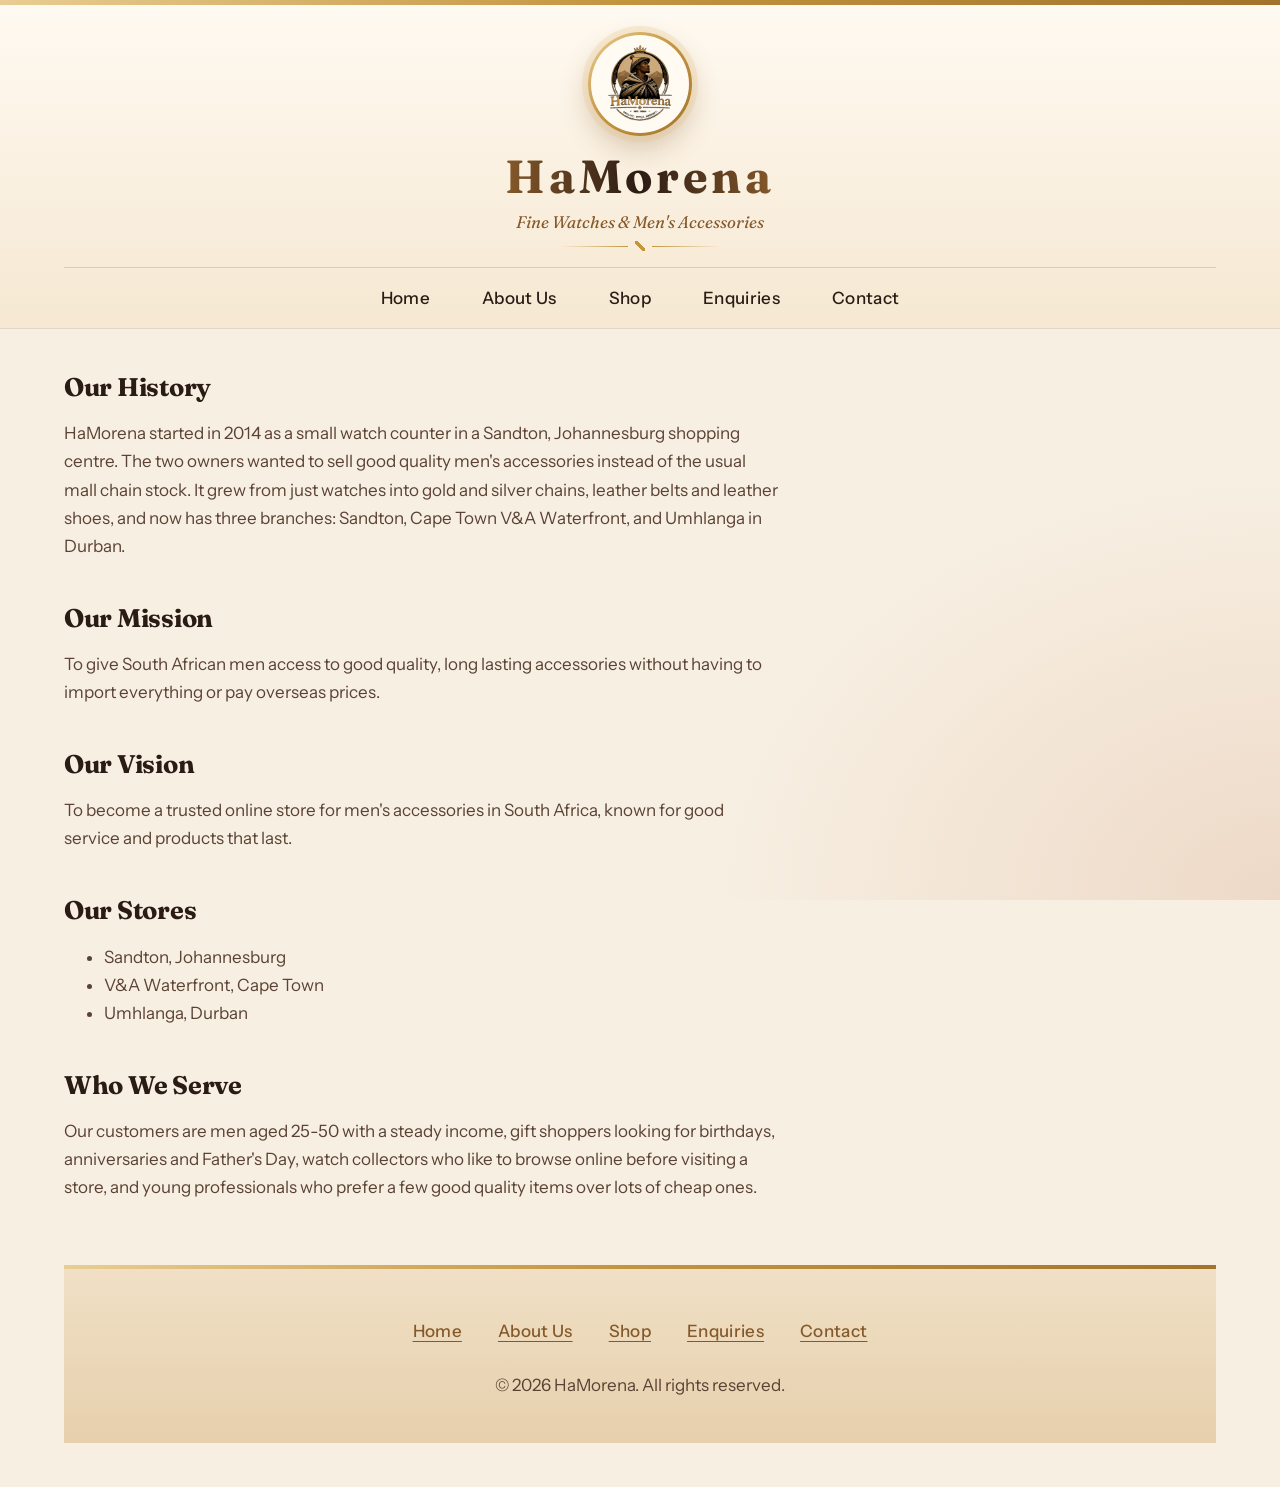
<file: hamorena-website/about.html>
<!DOCTYPE html>
<html lang="en">
<head>
    <meta charset="UTF-8">
    <meta name="viewport" content="width=device-width, initial-scale=1.0">
    <title>HaMorena | About Us</title>
    <link rel="stylesheet" href="css_assets/mystyle.css">
    <meta name="description" content="Learn about HaMorena's history, mission, vision and store locations.">
    <meta name="keywords" content="HaMorena, About Us, History, Mission, Vision, Store Locations">
    <script src="js_assets/myjavascript.js"></script>
   
</head>
<body>

    <!-- ===== Site Header ===== -->
    <header>
        <img src="_images/hamorena_logo.png" alt="HaMorena">
        <div class="logo">
            <h1>HaMorena</h1>
            <p>Fine Watches &amp; Men's Accessories</p>
        </div>

        <!-- ===== Main Navigation ===== -->
        <nav>
            <ul>
                <li><a href="index.html">Home</a></li>
                <li><a href="about.html">About Us</a></li>
                <li><a href="services.html">Shop</a></li>
                <li><a href="inquiries.html">Enquiries</a></li>
                <li><a href="contact.html">Contact</a></li>
            </ul>
        </nav>
    </header>

    <!-- ===== Main Content ===== -->
    <main>

        <!-- Organisation History Section -->
        <section id="history">
            <h2>Our History</h2>
            <p>
                HaMorena started in 2014 as a small watch counter in a Sandton, Johannesburg
                shopping centre. The two owners wanted to sell good quality men's accessories
                instead of the usual mall chain stock. It grew from just watches into gold and
                silver chains, leather belts and leather shoes, and now has three branches:
                Sandton, Cape Town V&amp;A Waterfront, and Umhlanga in Durban.
            </p>
        </section>

        <!-- Mission Section -->
        <section id="mission">
            <h2>Our Mission</h2>
            <p>
                To give South African men access to good quality, long lasting accessories
                without having to import everything or pay overseas prices.
            </p>
        </section>

        <!-- Vision Section -->
        <section id="vision">
            <h2>Our Vision</h2>
            <p>
                To become a trusted online store for men's accessories in South Africa, known
                for good service and products that last.
            </p>
        </section>

        <!-- Store Locations Section -->
        <section id="locations-summary">
            <h2>Our Stores</h2>
            <ul>
                <li>Sandton, Johannesburg</li>
                <li>V&amp;A Waterfront, Cape Town</li>
                <li>Umhlanga, Durban</li>
            </ul>
        </section>

        <!-- Target Audience Section -->
        <section id="audience">
            <h2>Who We Serve</h2>
            <p>
                Our customers are men aged 25-50 with a steady income, gift shoppers looking
                for birthdays, anniversaries and Father's Day, watch collectors who like to
                browse online before visiting a store, and young professionals who prefer a
                few good quality items over lots of cheap ones.
            </p>
        </section>

            <footer>
                <nav>
                    <ul>
                        <li><a href="index.html">Home</a></li>
                        <li><a href="about.html">About Us</a></li>
                        <li><a href="services.html">Shop</a></li>
                        <li><a href="inquiries.html">Enquiries</a></li>
                        <li><a href="contact.html">Contact</a></li>
                    </ul>
                </nav>
                <script>
                    var currentYear = new Date().getFullYear();
                    document.write("&copy; " + currentYear + " HaMorena. All rights reserved.");
                </script>
            </footer>

    </main>

</body>
</html>
</file>
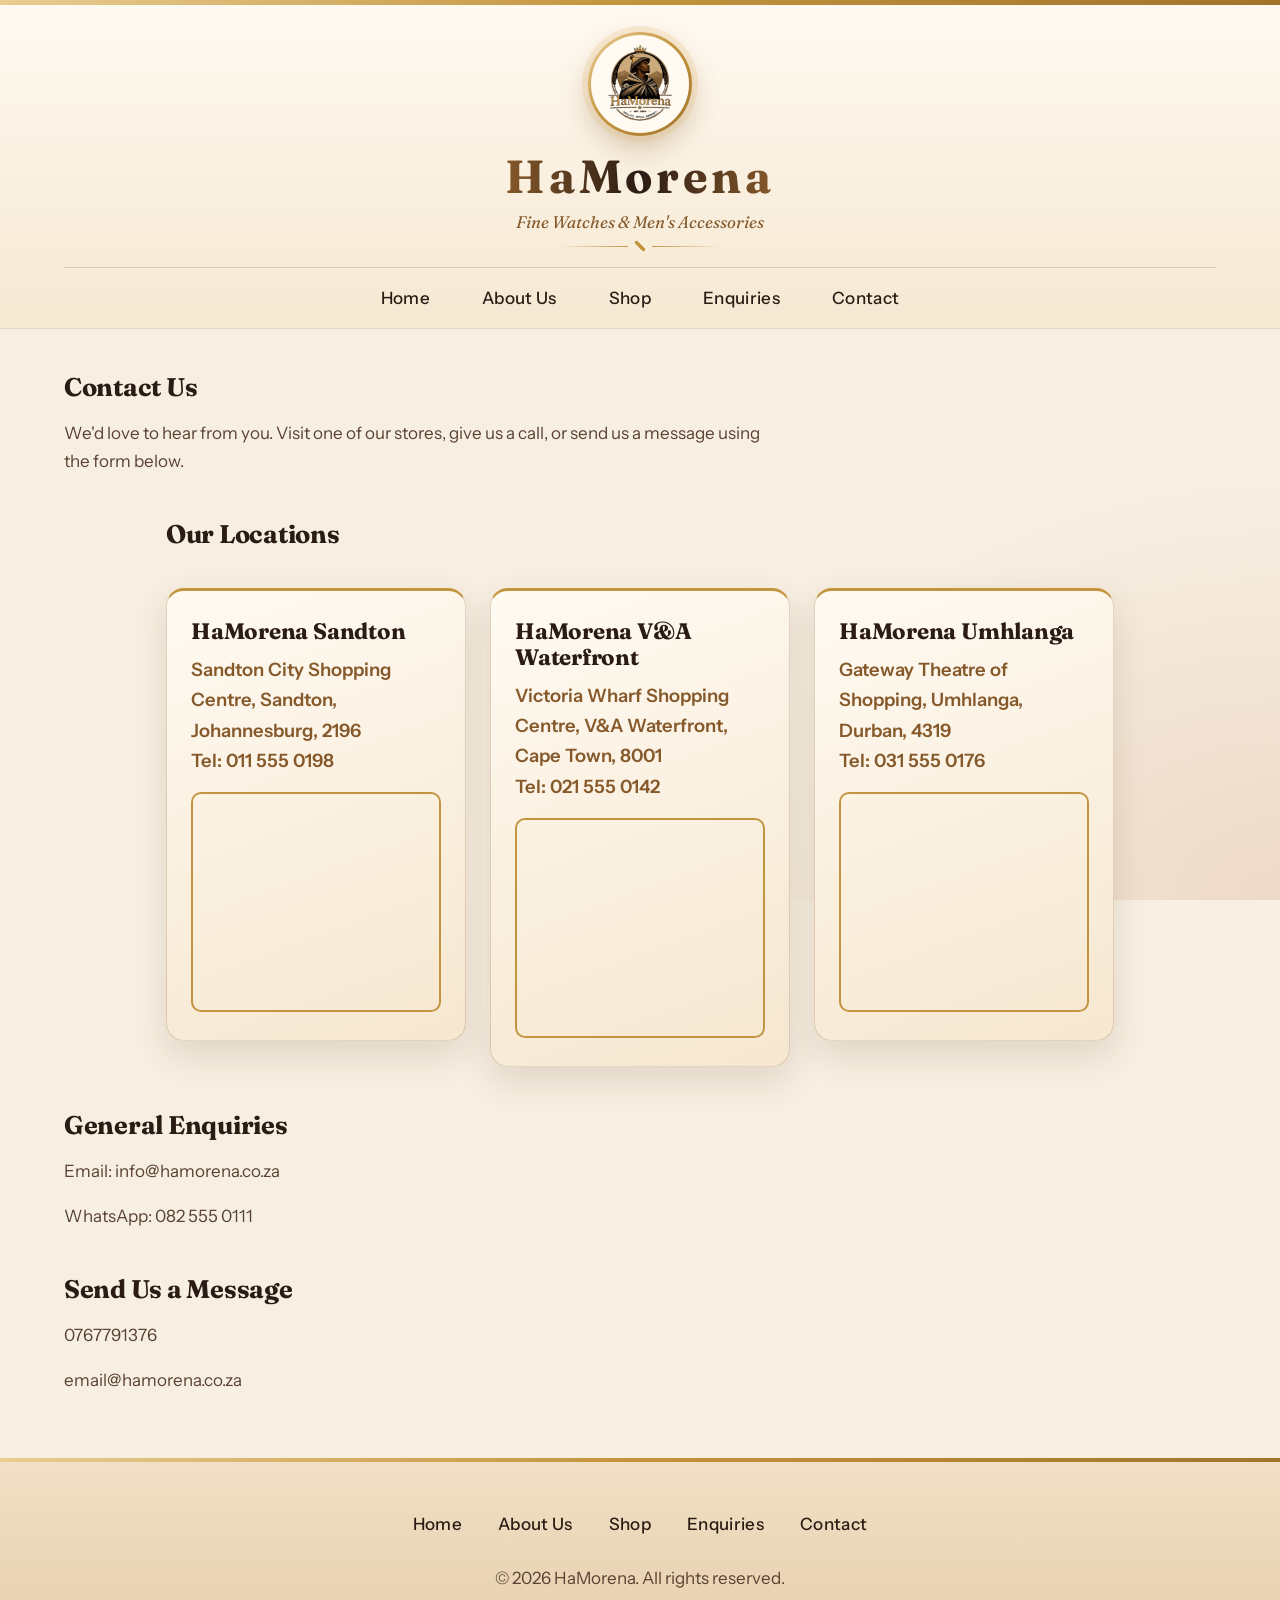
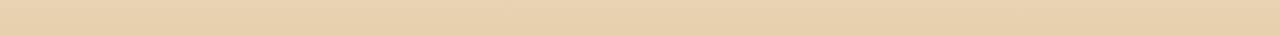
<file: hamorena-website/contact.html>
<!DOCTYPE html>
<html lang="en">
<head>
    <meta charset="UTF-8">
    <meta name="viewport" content="width=device-width, initial-scale=1.0">
    <title>HaMorena | Contact Us</title>
    <link rel="stylesheet" href="css_assets/mystyle.css">
    <script src="js_assets/myjavascript.js"></script>
    <meta name="keywords" content="HaMorena, Contact Us, Store Locations, Email, Phone, WhatsApp">
    <meta name="description" content="Get in touch with HaMorena. Find our store locations, contact details and send us a message.">
</head>
<body>

    <header>
        <img src="_images/hamorena_logo.png" alt="HaMorena">
        <div class="logo">
            <h1>HaMorena</h1>
            <p>Fine Watches &amp; Men's Accessories</p>
        </div>

        <nav>
            <ul>
                <li><a href="index.html">Home</a></li>
                <li><a href="about.html">About Us</a></li>
                <li><a href="services.html">Shop</a></li>
                <li><a href="inquiries.html">Enquiries</a></li>
                <li><a href="contact.html">Contact</a></li>
            </ul>
        </nav>
    </header>

    <main>

        <section id="contact-intro">
            <h2>Contact Us</h2>
            <p>
                We'd love to hear from you. Visit one of our stores, give us a call, or send
                us a message using the form below.
            </p>
        </section>

        <section id="locations">
            <h2>Our Locations</h2>

            <article class="location">
                <h3>HaMorena Sandton</h3>
                <p>Sandton City Shopping Centre, Sandton, Johannesburg, 2196</p>
                <p>Tel: 011 555 0198</p>
                <iframe
                    src="https://www.google.com/maps?q=Sandton+City+Shopping+Centre,+Sandton,+Johannesburg&amp;output=embed"
                    title="Map of HaMorena Sandton"
                    loading="lazy"
                    allowfullscreen
                    style="display:block; width:100%; height:220px; margin-top:16px; border:2px solid #c4953f; border-radius:10px;">
                </iframe>
            </article>

            <article class="location">
                <h3>HaMorena V&amp;A Waterfront</h3>
                <p>Victoria Wharf Shopping Centre, V&amp;A Waterfront, Cape Town, 8001</p>
                <p>Tel: 021 555 0142</p>
                <iframe
                    src="https://www.google.com/maps?q=Victoria+Wharf+Shopping+Centre,+V%26A+Waterfront,+Cape+Town&amp;output=embed"
                    title="Map of HaMorena V&amp;A Waterfront"
                    loading="lazy"
                    allowfullscreen
                    style="display:block; width:100%; height:220px; margin-top:16px; border:2px solid #c4953f; border-radius:10px;">
                </iframe>
            </article>

            <article class="location">
                <h3>HaMorena Umhlanga</h3>
                <p>Gateway Theatre of Shopping, Umhlanga, Durban, 4319</p>
                <p>Tel: 031 555 0176</p>
                <iframe
                    src="https://www.google.com/maps?q=Gateway+Theatre+of+Shopping,+Umhlanga,+Durban&amp;output=embed"
                    title="Map of HaMorena Umhlanga"
                    loading="lazy"
                    allowfullscreen
                    style="display:block; width:100%; height:220px; margin-top:16px; border:2px solid #c4953f; border-radius:10px;">
                </iframe>
            </article>
        </section>

        <section id="contact-details">
            <h2>General Enquiries</h2>
            <p>Email: info@hamorena.co.za</p>
            <p>WhatsApp: 082 555 0111</p>
        </section>

        <section id="contact-form">
            <h2>Send Us a Message</h2>

            <p>0767791376</p>
            <p>email@hamorena.co.za</p>
        </section>

    </main>

    <footer>
        <nav>
            <ul>
                <li><a href="index.html">Home</a></li>
                <li><a href="about.html">About Us</a></li>
                <li><a href="services.html">Shop</a></li>
                <li><a href="inquiries.html">Enquiries</a></li>
                <li><a href="contact.html">Contact</a></li>
            </ul>
        </nav>
        <script>
            var currentYear = new Date().getFullYear();
            document.write("&copy; " + currentYear + " HaMorena. All rights reserved.");
        </script>
    </footer>

</body>
</html>
</file>
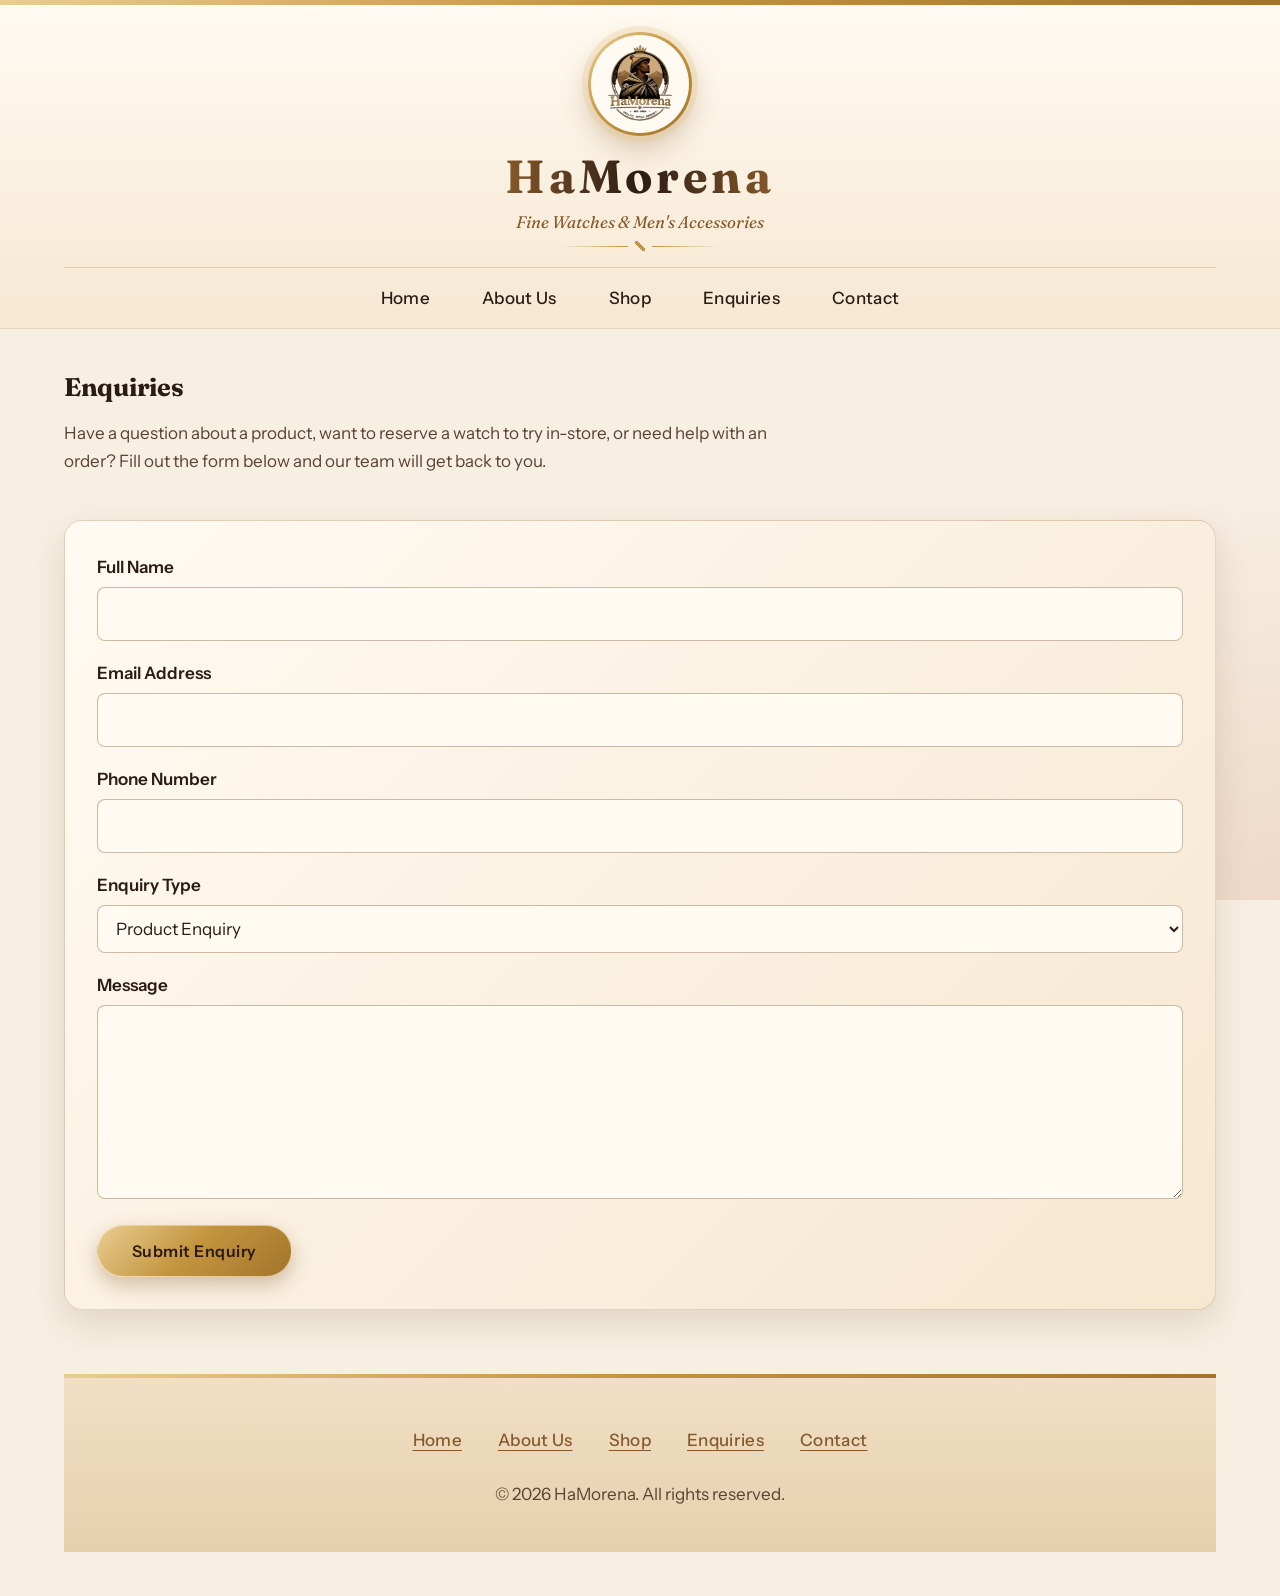
<file: hamorena-website/inquiries.html>
<!DOCTYPE html>
<html lang="en">
<head>
    <meta charset="UTF-8">
    <meta name="viewport" content="width=device-width, initial-scale=1.0">
    <title>HaMorena | Enquiries</title>
    <link rel="stylesheet" href="css_assets/mystyle.css">
    <script src="js_assets/myjavascript.js"></script>
    <meta name="keywords" content="HaMorena, Enquiries, Product Questions, Reserve Watch, Order Help">
    <meta name="description" content="Send HaMorena an enquiry about a product or reserve a watch to try in-store.">
    
</head>
<body>

    <!-- ===== Site Header ===== -->
    <header>
        <img src="_images/hamorena_logo.png" alt="HaMorena">
        <div class="logo">
            <h1>HaMorena</h1>
            <p>Fine Watches &amp; Men's Accessories</p>
        </div>

        <!-- ===== Main Navigation ===== -->
        <nav>
            <ul>
                <li><a href="index.html">Home</a></li>
                <li><a href="about.html">About Us</a></li>
                <li><a href="services.html">Shop</a></li>
                <li><a href="inquiries.html">Enquiries</a></li>
                <li><a href="contact.html">Contact</a></li>
            </ul>
        </nav>
    </header>

    <!-- ===== Main Content ===== -->
    <main>

        <!-- Enquiry Introduction Section -->
        <section id="enquiry-intro">
            <h2>Enquiries</h2>
            <p>
                Have a question about a product, want to reserve a watch to try in-store, or
                need help with an order? Fill out the form below and our team will get back
                to you.
            </p>
        </section>

        <!-- Enquiry Form Section -->
        <!-- Note: form validation and functionality will be implemented in Part 3 -->
        <section id="enquiry-form">
            <form action="#" method="post">
                <div>
                    <label for="full-name">Full Name</label>
                    <input type="text" id="full-name" name="full-name">
                </div>

                <div>
                    <label for="email">Email Address</label>
                    <input type="email" id="email" name="email">
                </div>

                <div>
                    <label for="phone">Phone Number</label>
                    <input type="tel" id="phone" name="phone">
                </div>

                <div>
                    <label for="enquiry-type">Enquiry Type</label>
                    <select id="enquiry-type" name="enquiry-type">
                        <option value="product">Product Enquiry</option>
                        <option value="reserve">Reserve to Try In-Store</option>
                        <option value="order">Order Enquiry</option>
                        <option value="general">General Enquiry</option>
                    </select>
                </div>

                <div>
                    <label for="message">Message</label>
                    <textarea id="message" name="message" rows="6"></textarea>
                </div>

                <button type="submit">Submit Enquiry</button>
            </form>
        </section>
                  <footer>
                      <nav>
                          <ul>
                              <li><a href="index.html">Home</a></li>
                              <li><a href="about.html">About Us</a></li>
                              <li><a href="services.html">Shop</a></li>
                              <li><a href="inquiries.html">Enquiries</a></li>
                              <li><a href="contact.html">Contact</a></li>
                          </ul>
                      </nav>
                      <script>
                        var currentYear = new Date().getFullYear();
                        document.write("&copy; " + currentYear + " HaMorena. All rights reserved.");
                      </script>
                  </footer>

    </main>

</body>
</html>
</file>
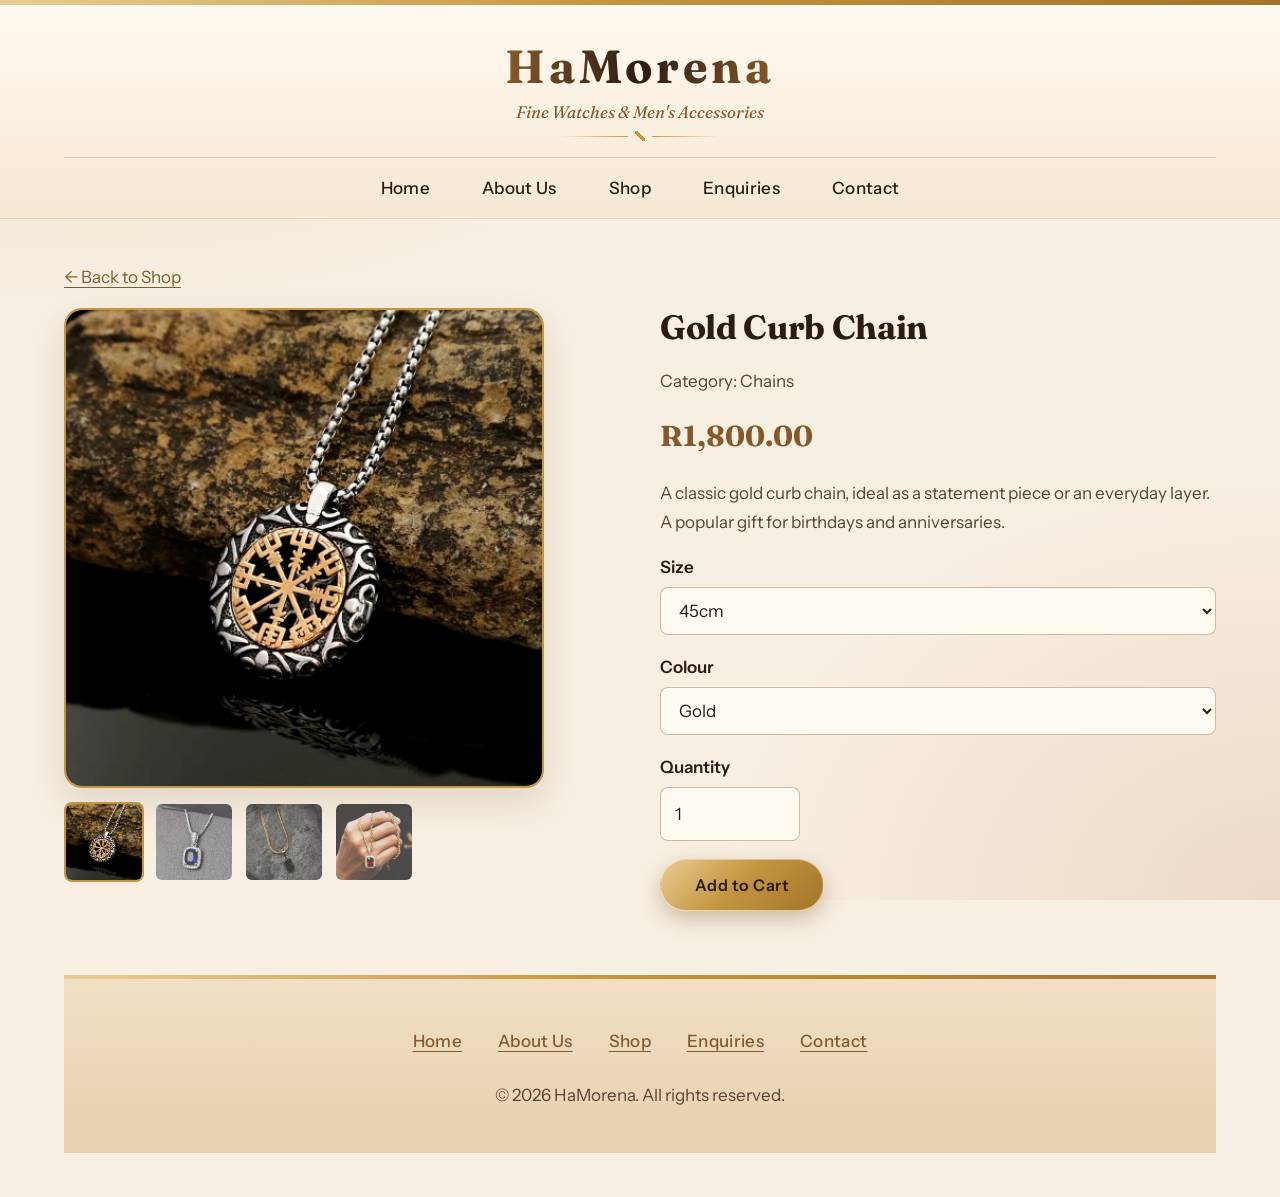
<file: hamorena-website/product-gold-curb-chain.html>
<!DOCTYPE html>
<html lang="en">
<head>
    <meta charset="UTF-8">
    <meta name="viewport" content="width=device-width, initial-scale=1.0">
    <title>HaMorena | Gold Curb Chain</title>
    <link rel="stylesheet" href="css_assets/mystyle.css">
    <script src="js_assets/myjavascript.js"></script>
    <meta name="keywords" content="HaMorena, Gold Curb Chain, Chains, Accessories">
    <meta name="description" content="View details, sizes, colours and price for the HaMorena Gold Curb Chain.">
    
</head>
<body>

    <!-- ===== Site Header ===== -->
    <header>
        <div class="logo">
            <h1>HaMorena</h1>
            <p>Fine Watches &amp; Men's Accessories</p>
        </div>

        <!-- ===== Main Navigation ===== -->
        <nav>
            <ul>
                <li><a href="index.html">Home</a></li>
                <li><a href="about.html">About Us</a></li>
                <li><a href="services.html">Shop</a></li>
                <li><a href="inquiries.html">Enquiries</a></li>
                <li><a href="contact.html">Contact</a></li>
            </ul>
        </nav>
    </header>

    <!-- ===== Main Content ===== -->
    <main>

        <!-- Breadcrumb / Back link -->
        <p><a href="services.html">&larr; Back to Shop</a></p>

        <!-- Product Detail Section -->
        <section id="product-detail">

            <!-- Product Image Gallery -->
            <div id="product-gallery">
                <a href="_images/chain-gold-curb.jpg" data-lightbox="Hamorena" title="Gold Curb Chain image 1">
                    <img src="_images/chain-gold-curb.jpg" alt="Gold Curb Chain image 1" class="product-thumb">
                </a>
                <a href="_images/chain-gold-curb2.jpg" data-lightbox="Hamorena" title="Gold Curb Chain image 2">
                    <img src="_images/chain-gold-curb2.jpg" alt="high-quality gold curb chain image 2" class="product-thumb">

                   <a href="_images/chain1.jpg" data-lightbox="Hamorena" title="Gold Curb Chain image 3">
                    <img src="_images/chain1.jpg" alt="high-quality gold curb chain image 3" class="product-thumb">
                </a>

                    <a href="_images/chain2.jpg" data-lightbox="Hamorena" title="Gold Curb Chain image 4">
                        <img src="_images/chain2.jpg" alt="high-quality gold curb chain image 4" class="product-thumb">
                    </a>
            </div>

            <!-- Product Information -->
            <div id="product-info">
                <h2>Gold Curb Chain</h2>
                <p id="product-category">Category: Chains</p>
                <p id="product-price">R1,800.00</p>
                <p id="product-description">A classic gold curb chain, ideal as a statement piece or an everyday layer. A popular gift for birthdays and anniversaries.</p>

                <!-- Order Options Form -->
                <!-- Note: this form is structural only for now. Client-side
                     validation and add-to-cart functionality will be
                     implemented with JavaScript in Part 3. -->
                <form action="#" method="post">
                    <div>
                        <label for="size">Size</label>
                        <select id="size" name="size">
                        <option value="45cm">45cm</option>
                        <option value="50cm">50cm</option>
                        <option value="55cm">55cm</option>
                        <option value="60cm">60cm</option>
                        </select>
                    </div>

                    <div>
                        <label for="colour">Colour</label>
                        <select id="colour" name="colour">
                        <option value="Gold">Gold</option>
                        <option value="Silver">Silver</option>
                        </select>
                    </div>

                    <div>
                        <label for="quantity">Quantity</label>
                        <input type="number" id="quantity" name="quantity" min="1" value="1">
                    </div>

                    <button type="submit">Add to Cart</button>
                </form>

            </div>
        </section> 
                   <footer>
                       <nav>
                           <ul>
                               <li><a href="index.html">Home</a></li>
                               <li><a href="about.html">About Us</a></li>
                               <li><a href="services.html">Shop</a></li>
                               <li><a href="inquiries.html">Enquiries</a></li>
                               <li><a href="contact.html">Contact</a></li>
                           </ul>
                       </nav>
                       <script>
                           var currentYear = new Date().getFullYear();
                           document.write("&copy; " + currentYear + " HaMorena. All rights reserved.");
                       </script>
                   </footer>

    </main>

</body>
</html>
</file>
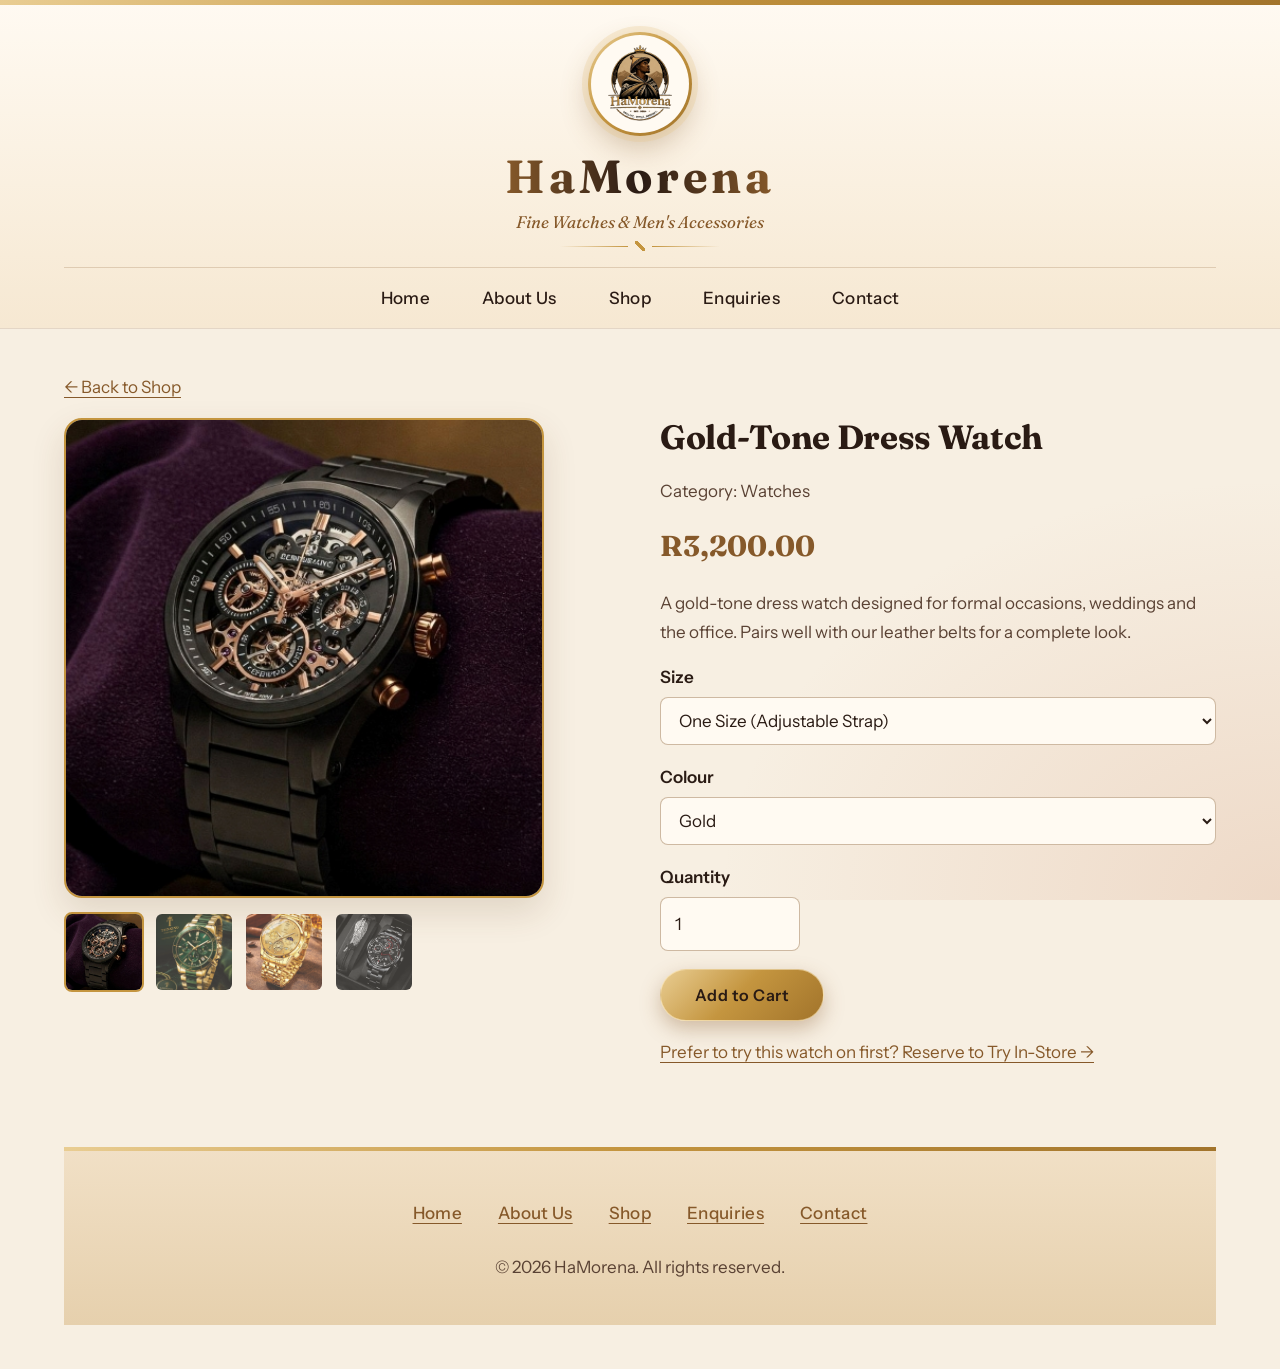
<file: hamorena-website/product-gold-dress-watch.html>
<!DOCTYPE html>
<html lang="en">
<head>
    <meta charset="UTF-8">
    <meta name="viewport" content="width=device-width, initial-scale=1.0">
    <title>HaMorena | Gold-Tone Dress Watch</title>
    <link rel="stylesheet" href="css_assets/mystyle.css">
    <script src="js_assets/myjavascript.js"></script>
    <meta name="keywords" content="HaMorena, Gold-Tone Dress Watch, Watches, Accessories">
    <meta name="description" content="View details, sizes, colours and price for the HaMorena Gold-Tone Dress Watch.">
    <meta name="keywords" content="View details, sizes, colours and price for the HaMorena Gold-Tone Dress Watch.">

</head>
<body>

    <!-- ===== Site Header ===== -->
    <header>
        <img src="_images/hamorena_logo.png" alt="HaMorena">
        <div class="logo">
            <h1>HaMorena</h1>
            <p>Fine Watches &amp; Men's Accessories</p>
        </div>

        <nav>
            <ul>
                <li><a href="index.html">Home</a></li>
                <li><a href="about.html">About Us</a></li>
                <li><a href="services.html">Shop</a></li>
                <li><a href="inquiries.html">Enquiries</a></li>
                <li><a href="contact.html">Contact</a></li>
            </ul>
        </nav>
    </header>

    <!-- ===== Main Content ===== -->
    <main>

        <!-- Breadcrumb / Back link -->
        <p><a href="services.html">&larr; Back to Shop</a></p>

        <!-- Product Detail Section -->
        <section id="product-detail">

            <!-- Product Image Gallery -->
            <div id="product-gallery">
                <a href="_images/watch-gold-dress.jpg" data-lightbox="Hamorena" title="Gold-Tone Dress Watch image 1">
                    <img src="_images/watch-gold-dress.jpg" alt="Gold-Tone Dress Watch image 1" class="product-thumb">
                </a>
                <a href="_images/watch3.jpg" data-lightbox="Hamorena" title="Gold-Tone Dress Watch image 3">
                    <img src="_images/watch3.jpg" alt="Gold-Tone Dress Watch image 3" class="product-thumb">
                </a>
                <a href="_images/watch4.jpg" data-lightbox="Hamorena" title="Gold-Tone Dress Watch image 4">
                    <img src="_images/watch4.jpg" alt="Gold-Tone Dress Watch image 4" class="product-thumb">
                </a>
                <a href="_images/watch-classic-steel.jpg" data-lightbox="Hamorena" title="Silver Classic Steel Watch image 2">
                    <img src="_images/watch-classic-steel.jpg" alt="Silver Classic Steel Watch image 2" class="product-thumb">
                </a>
            </div>

            <!-- Product Information -->
            <div id="product-info">
                <h2>Gold-Tone Dress Watch</h2>
                <p id="product-category">Category: Watches</p>
                <p id="product-price">R3,200.00</p>
                <p id="product-description">A gold-tone dress watch designed for formal occasions, weddings and the office. Pairs well with our leather belts for a complete look.</p>

                <!-- Order Options Form -->
                <!-- Note: this form is structural only for now. Client-side
                     validation and add-to-cart functionality will be
                     implemented with JavaScript in Part 3. -->
                <form action="#" method="post">
                    <div>
                        <label for="size">Size</label>
                        <select id="size" name="size">
                        <option value="One Size (Adjustable Strap)">One Size (Adjustable Strap)</option>
                        </select>
                    </div>

                    <div>
                        <label for="colour">Colour</label>
                        <select id="colour" name="colour">
                        <option value="Gold">Gold</option>
                        <option value="Silver">Silver</option>
                        </select>
                    </div>

                    <div>
                        <label for="quantity">Quantity</label>
                        <input type="number" id="quantity" name="quantity" min="1" value="1">
                    </div>

                    <button type="submit">Add to Cart</button>
                </form>

                <p><a href="inquiries.html">Prefer to try this watch on first? Reserve to Try In-Store &rarr;</a></p>
            </div>
        </section>
                   <footer>
                       <nav>
                           <ul>
                               <li><a href="index.html">Home</a></li>
                               <li><a href="about.html">About Us</a></li>
                               <li><a href="services.html">Shop</a></li>
                               <li><a href="inquiries.html">Enquiries</a></li>
                               <li><a href="contact.html">Contact</a></li>
                           </ul>
                       </nav>
                          <script>
                            var currentYear = new Date().getFullYear();
                            document.write("&copy; " + currentYear + " HaMorena. All rights reserved.");
                            </script>
                   </footer>

    </main>

</body>
</html>
</file>
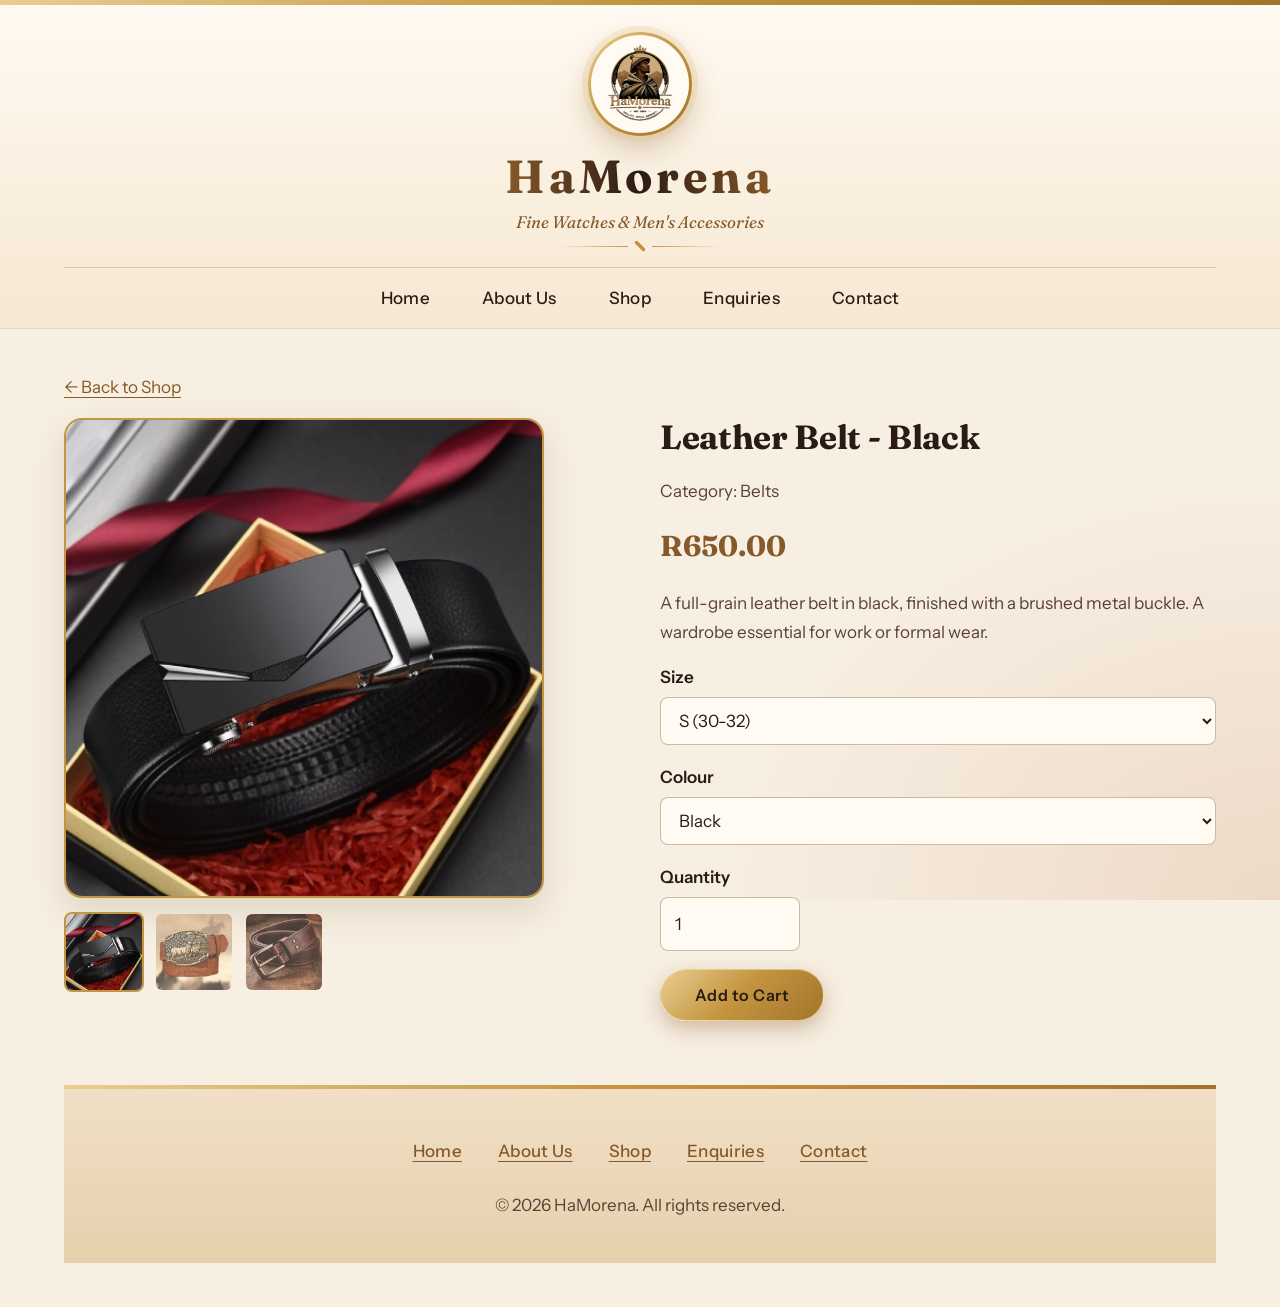
<file: hamorena-website/product-leather-belt-black.html>
<!DOCTYPE html>
<html lang="en">
<head>
    <meta charset="UTF-8">
    <meta name="viewport" content="width=device-width, initial-scale=1.0">
    <title>HaMorena | Leather Belt - Black</title>
    <link rel="stylesheet" href="css_assets/mystyle.css">
    <script src="js_assets/myjavascript.js"></script>
    <meta name="keywords" content="HaMorena, Leather Belt, Black, Belts, Accessories">
    <meta name="description" content="View details, sizes, colours and price for the HaMorena Leather Belt - Black.">
    
</head>
<body>

    <!-- ===== Site Header ===== -->
    <header>
        <img src="_images/hamorena_logo.png" alt="HaMorena">
        <div class="logo">
            <h1>HaMorena</h1>
            <p>Fine Watches &amp; Men's Accessories</p>
        </div>

        <!-- ===== Main Navigation ===== -->
        <nav>
            <ul>
                <li><a href="index.html">Home</a></li>
                <li><a href="about.html">About Us</a></li>
                <li><a href="services.html">Shop</a></li>
                <li><a href="inquiries.html">Enquiries</a></li>
                <li><a href="contact.html">Contact</a></li>
            </ul>
        </nav>
    </header>

    <!-- ===== Main Content ===== -->
    <main>

        <!-- Breadcrumb / Back link -->
        <p><a href="services.html">&larr; Back to Shop</a></p>

        <!-- Product Detail Section -->
        <section id="product-detail">

            <!-- Product Image Gallery -->
            <div id="product-gallery">
                <a href="_images/belt-leather-black.jpg" data-lightbox="Hamorena" title="Leather Belt - Black image 1">
                    <img src="_images/belt-leather-black.jpg" alt="Leather Belt - Black image 1" class="product-thumb">
                </a>

                <a href="_images/belt-leather-brown.jpg" data-lightbox="Hamorena" title="Leather Belt - Brown image 2">
                    <img src="_images/belt-leather-brown.jpg" alt="Leather Belt - Brown image 2" class="product-thumb">
                </a>

                <a href="_images/lebanta.jpg" data-lightbox="Hamorena" title="Leather Belt - Black image 3">
                    <img src="_images/lebanta.jpg" alt="Leather Belt - Black image 3" class="product-thumb">
                </a>
            </div>

            <!-- Product Information -->
            <div id="product-info">
                <h2>Leather Belt - Black</h2>
                <p id="product-category">Category: Belts</p>
                <p id="product-price">R650.00</p>
                <p id="product-description">A full-grain leather belt in black, finished with a brushed metal buckle. A wardrobe essential for work or formal wear.</p>

                <!-- Order Options Form -->
                <!-- Note: this form is structural only for now. Client-side
                     validation and add-to-cart functionality will be
                     implemented with JavaScript in Part 3. -->
                <form action="#" method="post">
                    <div>
                        <label for="size">Size</label>
                        <select id="size" name="size">
                        <option value="S (30-32)">S (30-32)</option>
                        <option value="M (34-36)">M (34-36)</option>
                        <option value="L (38-40)">L (38-40)</option>
                        <option value="XL (42-44)">XL (42-44)</option>
                        </select>
                    </div>

                    <div>
                        <label for="colour">Colour</label>
                        <select id="colour" name="colour">
                        <option value="Black">Black</option>
                        <option value="Brown">Brown</option>
                        </select>
                    </div>

                    <div>
                        <label for="quantity">Quantity</label>
                        <input type="number" id="quantity" name="quantity" min="1" value="1">
                    </div>

                    <button type="submit">Add to Cart</button>
                </form>

            </div>
        </section>
                   <footer>
                       <nav>
                           <ul>
                               <li><a href="index.html">Home</a></li>
                               <li><a href="about.html">About Us</a></li>
                               <li><a href="services.html">Shop</a></li>
                               <li><a href="inquiries.html">Enquiries</a></li>
                               <li><a href="contact.html">Contact</a></li>
                           </ul>
                       </nav> 
                          <script>
                            var currentYear = new Date().getFullYear();
                            document.write("&copy; " + currentYear + " HaMorena. All rights reserved.");  
                        </script>

                   </footer>

    </main>

</body>
</html>
</file>
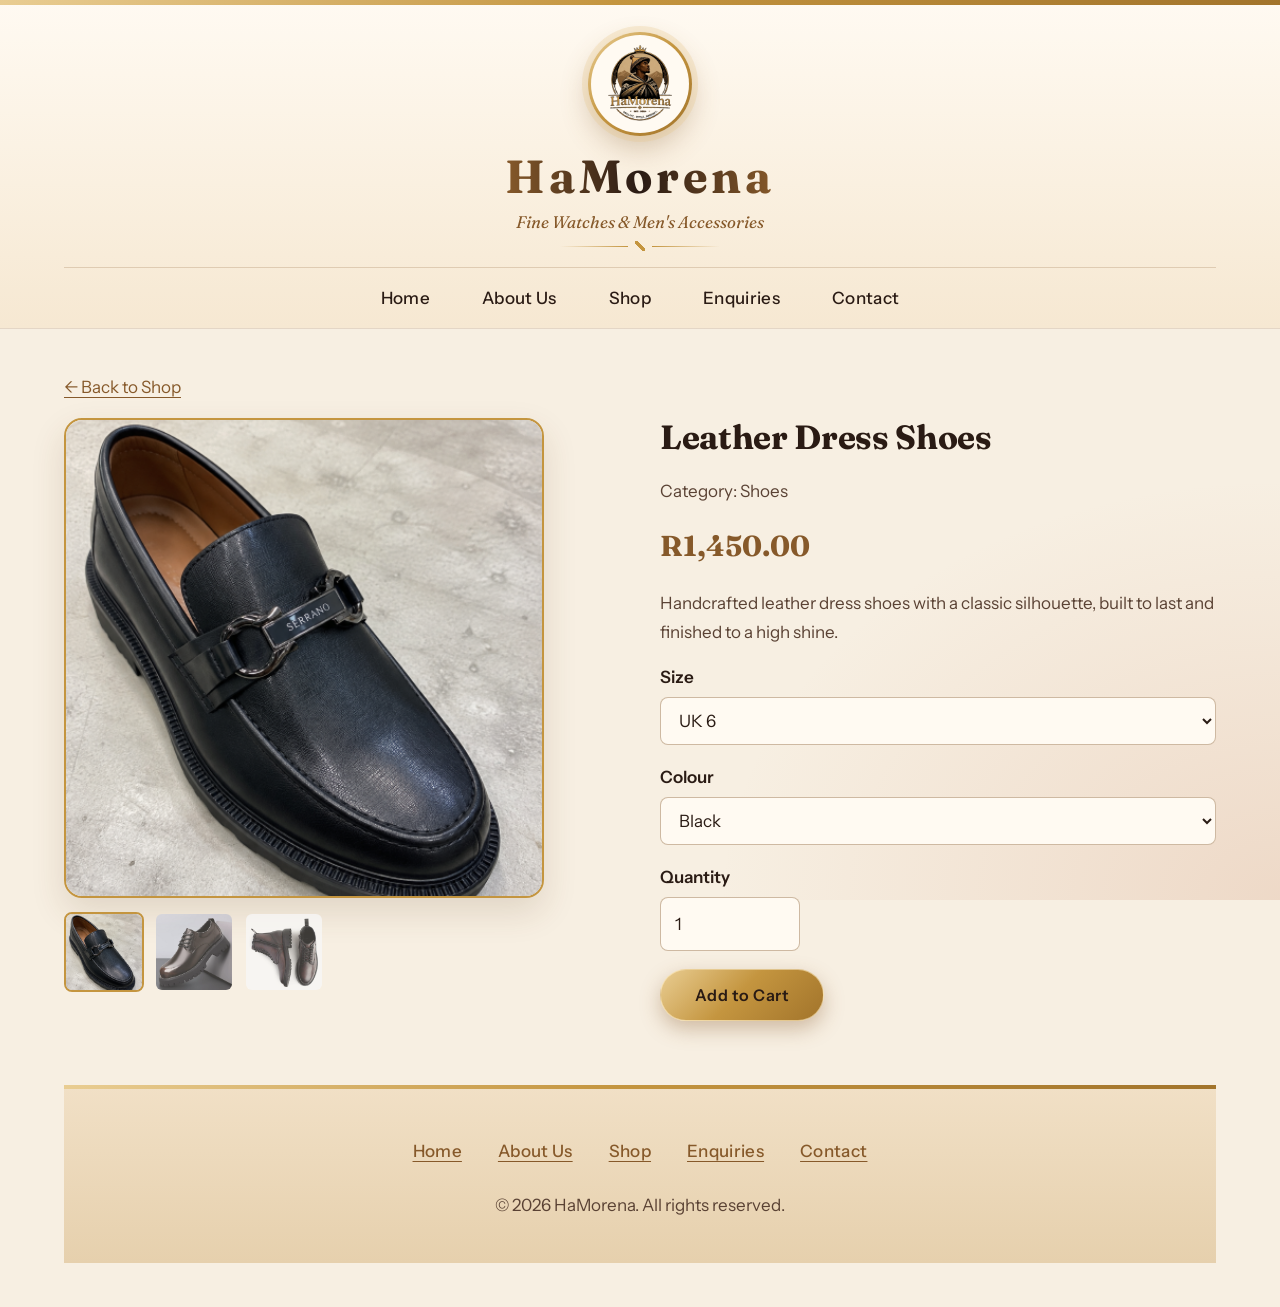
<file: hamorena-website/product-leather-dress-shoes.html>
<!DOCTYPE html>
<html lang="en">
<head>
    <meta charset="UTF-8">
    <meta name="viewport" content="width=device-width, initial-scale=1.0">
    <link rel="stylesheet" href="css_assets/mystyle.css">
    <script src="js_assets/myjavascript.js"></script>
    <title>HaMorena | Leather Dress Shoes</title>
    <meta name="keywords" content="HaMorena, Leather Dress Shoes, Shoes, Accessories">
    <meta name="description" content="View details, sizes, colours and price for the HaMorena Leather Dress Shoes.">
    
</head>
<body>

    <!-- ===== Site Header ===== -->
    <header>
        <img src="_images/hamorena_logo.png" alt="HaMorena">
        <div class="logo">
            <h1>HaMorena</h1>
            <p>Fine Watches &amp; Men's Accessories</p>
        </div>

        <!-- ===== Main Navigation ===== -->
        <nav>
            <ul>
                <li><a href="index.html">Home</a></li>
                <li><a href="about.html">About Us</a></li>
                <li><a href="services.html">Shop</a></li>
                <li><a href="inquiries.html">Enquiries</a></li>
                <li><a href="contact.html">Contact</a></li>
            </ul>
        </nav>
    </header>

    <!-- ===== Main Content ===== -->
    <main>

        <!-- Breadcrumb / Back link -->
        <p><a href="services.html">&larr; Back to Shop</a></p>

        <!-- Product Detail Section -->
        <section id="product-detail">

            <!-- Product Image Gallery -->
            <div id="product-gallery">  

                  <a href="_images/shoes-leather-dress.png" data-lightbox="Hamorena" title="Leather Dress Shoes image 2">
                <img src="_images/shoes-leather-dress.png" alt="Leather Dress Shoes image 1" class="product-thumb">

                 <a href="_images/shoes-brown-dress.jpg" data-lightbox="Hamorena" title="Leather Dress Shoes image 2">
                <img src="_images/shoes-brown-dress.jpg" alt="Leather Dress Shoes image 2" class="product-thumb">
       
                <a href="_images/boots.jpg" data-lightbox="Hamorena" title="Leather Dress Shoes image 3">
                    <img src="_images/boots.jpg" alt="HaMorena Leather Dress Shoes image 3" class="product-thumb">
                </a>
            </div>

            <!-- Product Information -->
            <div id="product-info">
                <h2>Leather Dress Shoes</h2>
                <p id="product-category">Category: Shoes</p>
                <p id="product-price">R1,450.00</p>
                <p id="product-description">Handcrafted leather dress shoes with a classic silhouette, built to last and finished to a high shine.</p>

                <!-- Order Options Form -->
                <!-- Note: this form is structural only for now. Client-side
                     validation and add-to-cart functionality will be
                     implemented with JavaScript in Part 3. -->
                <form action="#" method="post">
                    <div>
                        <label for="size">Size</label>
                        <select id="size" name="size">
                        <option value="UK 6">UK 6</option>
                        <option value="UK 7">UK 7</option>
                        <option value="UK 8">UK 8</option>
                        <option value="UK 9">UK 9</option>
                        <option value="UK 10">UK 10</option>
                        <option value="UK 11">UK 11</option>
                        </select>
                    </div>

                    <div>
                        <label for="colour">Colour</label>
                        <select id="colour" name="colour">
                        <option value="Black">Black</option>
                        <option value="Brown">Brown</option>
                        </select>
                    </div>

                    <div>
                        <label for="quantity">Quantity</label>
                        <input type="number" id="quantity" name="quantity" min="1" value="1">
                    </div>

                    <button type="submit">Add to Cart</button>
                </form>

            </div>
        </section>
                  <footer>
                      <nav>
                          <ul>
                              <li><a href="index.html">Home</a></li>
                              <li><a href="about.html">About Us</a></li>
                              <li><a href="services.html">Shop</a></li>
                              <li><a href="inquiries.html">Enquiries</a></li>
                              <li><a href="contact.html">Contact</a></li>
                          </ul>
                      </nav>
                      <script>
                        var currentYear = new Date().getFullYear();
                        document.write("&copy; " + currentYear + " HaMorena. All rights reserved.");
                      </script>
                  </footer>

    </main>
</body>
</html>
</file>
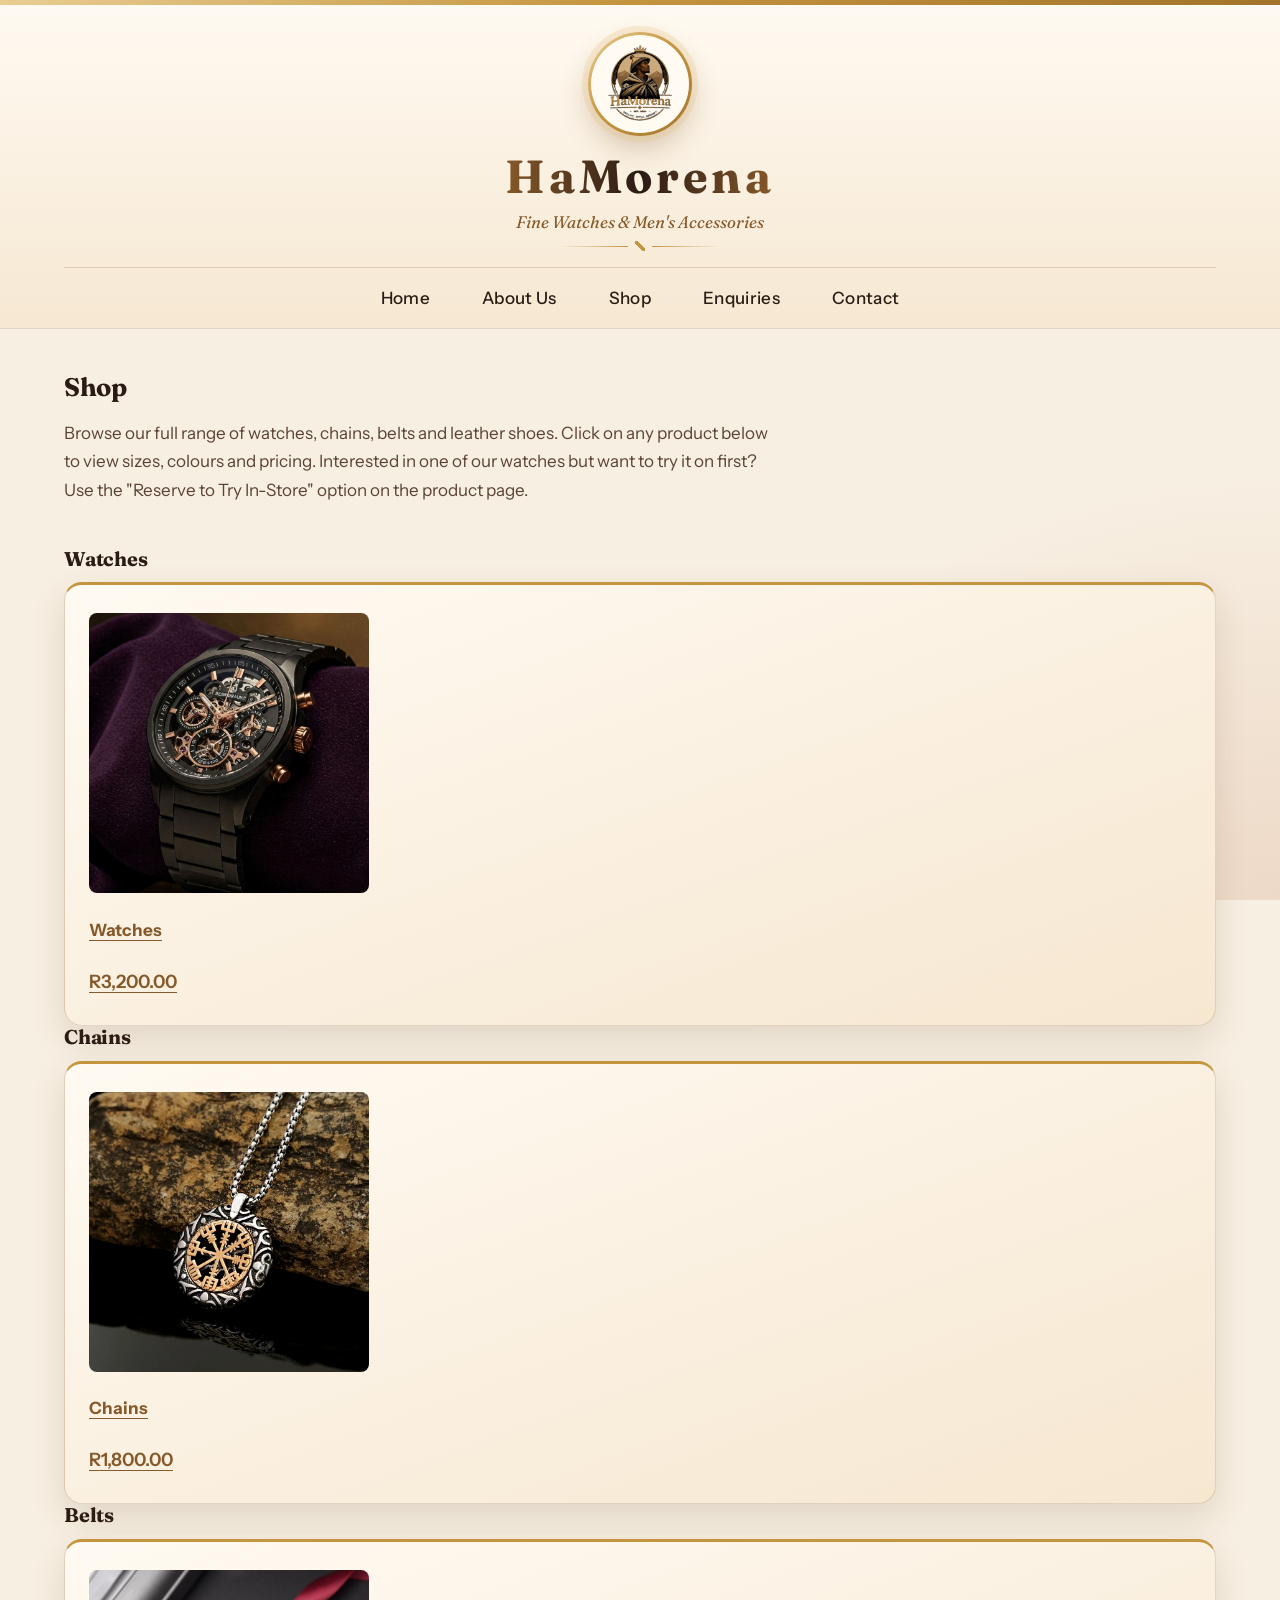
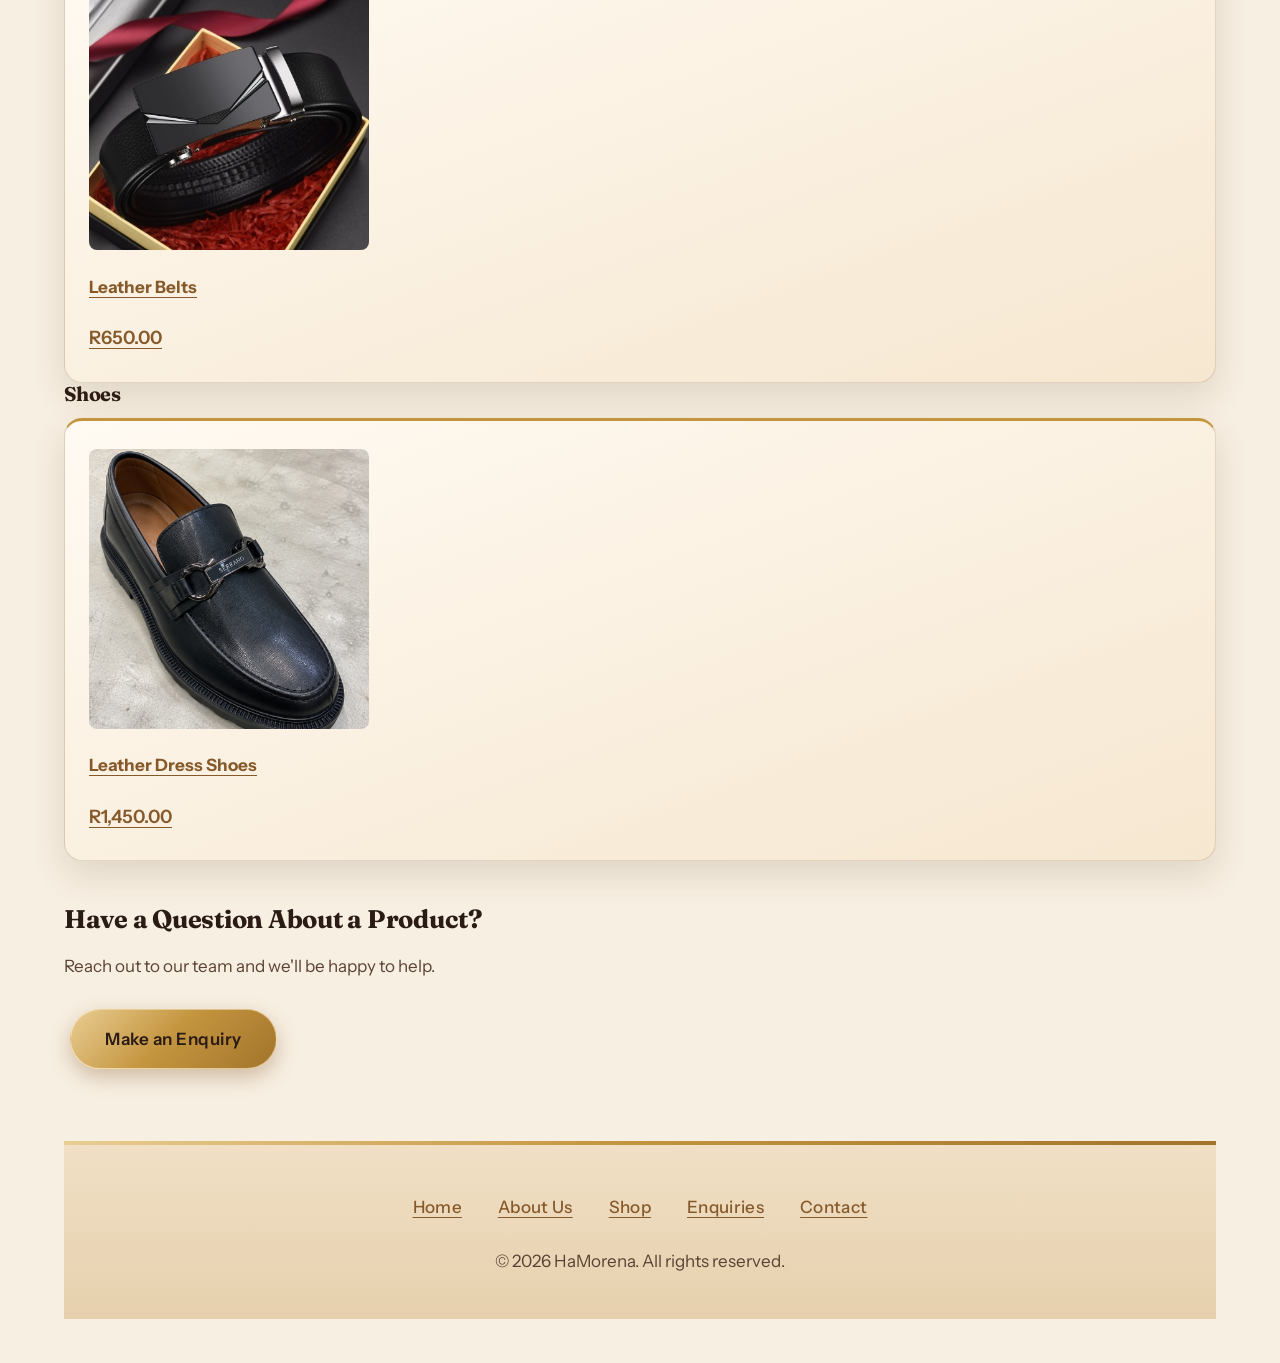
<file: hamorena-website/services.html>
<!DOCTYPE html>
<html lang="en">
<head>
    <meta charset="UTF-8">
    <meta name="viewport" content="width=device-width, initial-scale=1.0">
    <title>HaMorena | Shop</title>
    <link rel="stylesheet" href="css_assets/mystyle.css">
    <script src="js_assets/myjavascript.js"></script>
    <meta name="keywords" content="HaMorena, Shop, Watches, Chains, Belts, Leather Shoes">
    <meta name="description" content="Browse HaMorena's range of fine watches, chains, belts and leather shoes.">
    
</head>
<body>

    <!-- ===== Site Header ===== -->
    <header>
        <img src="_images/hamorena_logo.png" alt="HaMorena">
        <div class="logo">
            <h1>HaMorena</h1>
            <p>Fine Watches &amp; Men's Accessories</p>
        </div>

        <!-- ===== Main Navigation ===== -->
        <nav>
            <ul>
                <li><a href="index.html">Home</a></li>
                <li><a href="about.html">About Us</a></li>
                <li><a href="services.html">Shop</a></li>
                <li><a href="inquiries.html">Enquiries</a></li>
                <li><a href="contact.html">Contact</a></li>
            </ul>
        </nav>
    </header>

    <!-- ===== Main Content ===== -->
    <main>

        <!-- Shop Introduction Section -->
        <section id="products-intro">
            <h2>Shop</h2>
            <p>
                Browse our full range of watches, chains, belts and leather shoes. Click on
                any product below to view sizes, colours and pricing. Interested in one of
                our watches but want to try it on first? Use the "Reserve to Try In-Store"
                option on the product page.
            </p>
        </section>

        <!-- Product Grid Section, organised by category -->
        <section id="product-grid">
            <h3 class="category-heading">Watches</h3>
            <div class="category-row">
                <article class="product-card">
                    <a href="product-gold-dress-watch.html">
                        <img src="_images/watch-gold-dress.jpg" alt="Gold-Tone Dress Watch" class="product-thumb">
                        <h4>Watches</h4>
                        <p>R3,200.00</p>
                    </a>
                </article>
            </div>
            <h3 class="category-heading">Chains</h3>
            <div class="category-row">
                <article class="product-card">
                    <a href="product-gold-curb-chain.html">
                        <img src="_images/chain-gold-curb.jpg" alt="Gold Curb Chain" class="product-thumb">
                        <h4>Chains</h4>
                        <p>R1,800.00</p>
                    </a>
                </article>
            </div>
            <h3 class="category-heading">Belts</h3>
            <div class="category-row">
                <article class="product-card">
                    <a href="product-leather-belt-black.html">
                        <img src="_images/belt-leather-black.jpg" alt="Leather Belt - Black" class="product-thumb">
                        <h4>Leather Belts</h4>
                        <p>R650.00</p>
                    </a>
                </article>
            </div>
            <h3 class="category-heading">Shoes</h3>
            <div class="category-row">
                <article class="product-card">
                    <a href="product-leather-dress-shoes.html">
                        <img src="_images/shoes-leather-dress.png" alt="Leather Dress Shoes" class="product-thumb">
                        <h4>Leather Dress Shoes</h4>
                        <p>R1,450.00</p>
                    </a>
                </article>
            </div>
        </section>

        <!-- Call to Action Section -->
        <section id="cta">
            <h2>Have a Question About a Product?</h2>
            <p>Reach out to our team and we'll be happy to help.</p>
            <a href="inquiries.html" class="cta-button">Make an Enquiry</a>
        </section>
            <footer>
                <nav>
                    <ul>
                        <li><a href="index.html">Home</a></li>
                        <li><a href="about.html">About Us</a></li>
                        <li><a href="services.html">Shop</a></li>
                        <li><a href="inquiries.html">Enquiries</a></li>
                        <li><a href="contact.html">Contact</a></li>
                    </ul>
                </nav>
                <script>
                    var currentYear = new Date().getFullYear();
                    document.write("&copy; " + currentYear + " HaMorena. All rights reserved.");
                </script>
            </footer>
    </main>

</body>
</html>
</file>
<file: hamorena-website/css_assets/mystyle.css>
@import url("https://fonts.googleapis.com/css2?family=Fraunces:opsz,wght@9..144,500;9..144,700&family=Instrument+Sans:wght@400;500;600&display=swap");

:root {

    --paper: #f7efe2;
    --blush: #f3e4d3;
    --surface: #fffaf2;
    --sand: #ecdcc4;
    --espresso: #2a1b14;
    --cocoa: #5a4234;
    --gold-light: #e6c789;
    --gold: #c4953f;
    --gold-deep: #86592a;
    --line: rgba(134, 89, 42, 0.22);

    --gold-gradient: linear-gradient(135deg, #e9cd92 0%, #c4953f 48%, #a2742b 100%);

    --font-display: "Fraunces", Georgia, "Times New Roman", serif;
    --font-body: "Instrument Sans", "Segoe UI", Roboto, Arial, sans-serif;

    --radius-sm: 8px;
    --radius-lg: 18px;
    --shadow: 0 14px 34px rgba(90, 58, 24, 0.14);
    --ease: cubic-bezier(0.2, 0.7, 0.2, 1);
}

*,
*::before,
*::after {
    box-sizing: border-box;
}

html {
    scroll-behavior: smooth;
}

body {
    margin: 0;
    font-family: var(--font-body);
    font-size: 1.0625rem;
    line-height: 1.65;
    color: var(--cocoa);
    -webkit-font-smoothing: antialiased;

    background-color: var(--paper);
    background-image:
        radial-gradient(900px 500px at 8% -5%, rgba(230, 199, 137, 0.45), transparent 70%),
        radial-gradient(800px 600px at 100% 100%, rgba(214, 160, 130, 0.28), transparent 70%);
    background-attachment: fixed;
}

h1, h2, h3 {
    font-family: var(--font-display);
    font-weight: 700;
    line-height: 1.15;
    letter-spacing: -0.01em;
    color: var(--espresso);
    margin: 0 0 0.6em;
}

p {
    max-width: 65ch;
}

a:focus-visible,
.cta-button:focus-visible {
    outline: 3px solid var(--gold-deep);
    outline-offset: 3px;
}

header {
    position: relative;
    padding: 32px 5% 0;

    display: flex;
    flex-direction: column;
    align-items: center;
    text-align: center;
    gap: 6px;

    background:
        linear-gradient(180deg, #fffaf2 0%, #f6e8d2 100%);
    border-bottom: 1px solid var(--line);
}

header::before {
    content: "";
    position: absolute;
    top: 0;
    left: 0;
    right: 0;
    height: 5px;
    background: var(--gold-gradient);
}

header > img {
    width: 104px;
    height: 104px;
    object-fit: contain;
    padding: 8px;
    border: 3px solid transparent;
    border-radius: 50%;
    background:
        linear-gradient(var(--surface), var(--surface)) padding-box,
        var(--gold-gradient) border-box;
    box-shadow:
        0 0 0 6px rgba(230, 199, 137, 0.28),
        0 12px 28px rgba(134, 89, 42, 0.3);
}

.logo {
    flex: none;
}

.logo h1 {
    margin: 8px 0 0;
    font-size: clamp(2rem, 4.5vw, 2.9rem);
    letter-spacing: 0.08em;
    color: var(--gold-deep);
    background: linear-gradient(90deg, #86592a 0%, #2a1b14 50%, #86592a 100%);
    -webkit-background-clip: text;
    background-clip: text;
    -webkit-text-fill-color: transparent;
}

.logo p {
    position: relative;
    margin: 6px auto 0;
    padding-bottom: 18px;
    max-width: none;
    color: var(--gold-deep);
    font-family: var(--font-display);
    font-style: italic;
    font-size: 1.05rem;
}

.logo p::after {
    content: "";
    position: absolute;
    left: 50%;
    bottom: 4px;
    width: 160px;
    height: 10px;
    transform: translateX(-50%);
    background:
        linear-gradient(45deg, transparent 38%, var(--gold) 38% 62%, transparent 62%) center / 10px 10px no-repeat,
        linear-gradient(90deg, transparent, var(--gold)) left center / 68px 1px no-repeat,
        linear-gradient(90deg, var(--gold), transparent) right center / 68px 1px no-repeat;
}

header nav {
    width: 100%;
    margin-top: 6px;
    border-top: 1px solid var(--line);
}

nav ul {
    list-style: none;
    padding: 0;
    margin: 0;
    display: flex;
    justify-content: center;
    align-items: center;
    gap: 8px;
    flex-wrap: wrap;
}

nav li {
    margin: 0;
}

nav a {
    position: relative;
    display: block;
    color: var(--espresso);
    text-decoration: none;
    font-weight: 500;
    letter-spacing: 0.02em;
    padding: 16px 22px;
    transition: color 0.25s var(--ease);
}

nav a::after {
    content: "";
    position: absolute;
    left: 22px;
    right: 22px;
    bottom: 8px;
    height: 2px;
    background: var(--gold-gradient);
    transform: scaleX(0);
    transform-origin: center;
    transition: transform 0.35s var(--ease);
}

nav a:hover,
nav a[aria-current="page"] {
    color: var(--gold-deep);
}

nav a:hover::after,
nav a[aria-current="page"]::after {
    transform: scaleX(1);
}

main {
    width: 90%;
    max-width: 1200px;
    margin: 44px auto;
}

main > section {
    margin-bottom: 44px;
}

#hero {
    position: relative;
    min-height: 540px;
    padding: 90px 40px;

    background:
        linear-gradient(
            180deg,
            rgba(60, 36, 20, 0.5) 0%,
            rgba(36, 20, 12, 0.85) 100%
        ),
        url("../_images/hero.jpg");
    background-size: cover;
    background-position: center;

    text-align: center;
    display: flex;
    flex-direction: column;
    justify-content: center;
    align-items: center;

    border-radius: var(--radius-lg);
    box-shadow: var(--shadow);
}

#hero::before {
    content: "";
    position: absolute;
    inset: 14px;
    border: 1px solid rgba(230, 199, 137, 0.6);
    border-radius: calc(var(--radius-lg) - 6px);
    pointer-events: none;
}

#hero h2 {
    font-size: clamp(2.3rem, 5.2vw, 4rem);
    max-width: 18ch;
    margin: 0 0 18px;
    color: #fff6e4;
    text-shadow: 0 2px 18px rgba(0, 0, 0, 0.35);
}

#hero p {
    max-width: 55ch;
    font-size: 1.15rem;
    color: #f1e3cc;
    margin: 0 0 18px;
}

.cta-button {
    position: relative;
    overflow: hidden;
    display: inline-block;
    margin: 12px 6px 0;
    padding: 15px 34px;

    background: var(--gold-gradient);
    color: var(--espresso);

    font-family: var(--font-body);
    font-weight: 600;
    letter-spacing: 0.03em;
    text-decoration: none;

    border: 1px solid rgba(255, 238, 200, 0.6);
    border-radius: 999px;
    box-shadow: 0 8px 20px rgba(134, 89, 42, 0.35);

    transition: transform 0.25s var(--ease),
                box-shadow 0.25s var(--ease);
}

.cta-button::before {
    content: "";
    position: absolute;
    top: 0;
    left: -80%;
    width: 50%;
    height: 100%;
    background: linear-gradient(105deg, transparent, rgba(255, 255, 255, 0.55), transparent);
    transform: skewX(-20deg);
    transition: left 0.6s var(--ease);
}

.cta-button:hover {
    transform: translateY(-2px);
    box-shadow: 0 12px 26px rgba(134, 89, 42, 0.45);
}

.cta-button:hover::before {
    left: 130%;
}

#intro {
    position: relative;
    padding: 48px;
    background: linear-gradient(135deg, #fffaf2 0%, #f6e7d0 100%);
    border: 1px solid var(--line);
    border-radius: var(--radius-lg);
    box-shadow: var(--shadow);
}

#intro::before {
    content: "";
    position: absolute;
    top: 22px;
    bottom: 22px;
    left: 0;
    width: 5px;
    border-radius: 0 4px 4px 0;
    background: var(--gold-gradient);
}

#intro h2 {
    font-size: 2.1rem;
}

#intro a {
    color: var(--gold-deep);
    font-weight: 600;
    text-decoration: underline;
    text-underline-offset: 4px;
    text-decoration-thickness: 1px;
    transition: color 0.2s var(--ease);
}

#intro a:hover {
    color: var(--espresso);
}

#highlights {
    text-align: center;
    padding: 20px 0;
}

#highlights h2 {
    position: relative;
    font-size: 2.1rem;
    padding-bottom: 22px;
    margin-bottom: 8px;
}

#highlights h2::after {
    content: "";
    position: absolute;
    left: 50%;
    bottom: 4px;
    width: 160px;
    height: 10px;
    transform: translateX(-50%);
    background:
        linear-gradient(45deg, transparent 38%, var(--gold) 38% 62%, transparent 62%) center / 10px 10px no-repeat,
        linear-gradient(90deg, transparent, var(--gold)) left center / 68px 1px no-repeat,
        linear-gradient(90deg, var(--gold), transparent) right center / 68px 1px no-repeat;
}

#highlights ul {
    display: grid;
    grid-template-columns: repeat(4, 1fr);
    gap: 20px;

    list-style: none;
    padding: 0;
    margin: 28px 0 0;
}

#highlights li {
    position: relative;
    padding: 48px 16px;

    background: linear-gradient(160deg, #fffaf2 0%, #f3e2c8 100%);
    color: var(--espresso);

    border: 1px solid var(--line);
    border-radius: var(--radius-lg);
    box-shadow:
        inset 0 0 0 5px rgba(255, 250, 242, 0.9),
        inset 0 0 0 6px rgba(196, 149, 63, 0.35),
        var(--shadow);

    font-family: var(--font-display);
    font-size: 1.3rem;
    font-weight: 500;

    transition: transform 0.35s var(--ease),
                box-shadow 0.35s var(--ease),
                background 0.35s var(--ease);
}

#highlights li:hover {
    transform: translateY(-6px);
    background: linear-gradient(160deg, #fff3da 0%, #ecd3a6 100%);
    box-shadow:
        inset 0 0 0 5px rgba(255, 250, 242, 0.9),
        inset 0 0 0 6px rgba(196, 149, 63, 0.8),
        0 20px 40px rgba(134, 89, 42, 0.28);
}

#call-to-action {
    position: relative;
    padding: 68px 32px;

    background:
        radial-gradient(600px 300px at 50% 0%, rgba(196, 149, 63, 0.4), transparent 70%),
        linear-gradient(180deg, #3a2518 0%, #2a1b14 100%);
    color: #ead9bf;

    border-radius: var(--radius-lg);
    box-shadow: var(--shadow);
    text-align: center;
}

#call-to-action::before {
    content: "";
    position: absolute;
    inset: 14px;
    border: 1px solid rgba(230, 199, 137, 0.45);
    border-radius: calc(var(--radius-lg) - 6px);
    pointer-events: none;
}

#call-to-action h2 {
    font-size: clamp(1.9rem, 3.6vw, 2.7rem);
    color: #fff1d6;
}

#call-to-action p {
    margin-left: auto;
    margin-right: auto;
}

footer {
    position: relative;
    margin-top: 64px;
    padding: 44px 20px;

    background: linear-gradient(180deg, #f1e0c6 0%, #e6d0ad 100%);
    color: var(--cocoa);
    text-align: center;
}

footer::before {
    content: "";
    position: absolute;
    top: 0;
    left: 0;
    right: 0;
    height: 4px;
    background: var(--gold-gradient);
}

footer nav {
    border-top: 0;
    margin: 0 0 18px;
}

footer nav a {
    padding: 8px 14px;
}

footer nav a::after {
    left: 14px;
    right: 14px;
    bottom: 2px;
}

footer p {
    max-width: none;
    margin: 12px 0 0;
    font-size: 0.9rem;
}

@media (max-width: 900px) {

    #hero {
        min-height: 460px;
        padding: 70px 30px;
    }

    #highlights ul {
        grid-template-columns: repeat(2, 1fr);
    }
}

@media (max-width: 600px) {

    body {
        font-size: 1rem;
    }

    header {
        padding: 26px 16px 0;
    }

    header > img {
        width: 84px;
        height: 84px;
    }

    nav ul {
        flex-direction: column;
        width: 100%;
        gap: 0;
    }

    nav li,
    nav a {
        width: 100%;
        text-align: center;
    }

    nav a::after {
        display: none;
    }

    nav a:hover {
        background-color: rgba(230, 199, 137, 0.3);
    }

    main {
        width: 92%;
        margin: 24px auto;
    }

    #hero {
        min-height: 420px;
        padding: 56px 24px;
    }

    #intro,
    #call-to-action {
        padding: 36px 24px;
    }

    #highlights ul {
        grid-template-columns: 1fr;
    }

    #highlights li {
        padding: 32px 16px;
    }

    .cta-button {
        width: 100%;
        margin: 10px 0 0;
        text-align: center;
    }

    footer nav ul {
        flex-direction: column;
    }
}

@media (prefers-reduced-motion: reduce) {

    html {
        scroll-behavior: auto;
    }

    *,
    *::before,
    *::after {
        transition-duration: 0.01ms !important;
    }

    #highlights li:hover,
    .cta-button:hover {
        transform: none;
    }
}

main a:not(.cta-button) {
    color: var(--gold-deep);
    text-decoration: underline;
    text-decoration-thickness: 1px;
    text-underline-offset: 4px;
    transition: color 0.2s var(--ease),
                text-decoration-color 0.2s var(--ease);
}

main a:not(.cta-button):visited {
    color: var(--gold-deep);
}

main a:not(.cta-button):hover {
    color: var(--espresso);
    text-decoration-color: var(--gold);
}

main h2 a,
main h3 a,
main h4 a {
    font-family: var(--font-display);
    font-weight: 700;
    color: var(--espresso);
    text-decoration: none;
}

main h2 a:visited,
main h3 a:visited,
main h4 a:visited {
    color: var(--espresso);
}

main h2 a:hover,
main h3 a:hover,
main h4 a:hover {
    color: var(--gold-deep);
    text-decoration: underline;
    text-decoration-color: var(--gold);
}

.products,
.product-list,
.product-grid {
    display: grid;
    grid-template-columns: repeat(auto-fill, minmax(220px, 300px));
    justify-content: center;
    gap: 24px;
    list-style: none;
    padding: 0;
    margin: 28px 0 0;
}

.product,
.product-card,
.item,
main article {
    position: relative;
    padding: 28px 24px;

    background: linear-gradient(160deg, #fffaf2 0%, #f6e7d0 100%);
    border: 1px solid var(--line);
    border-top: 3px solid var(--gold);
    border-radius: var(--radius-lg);
    box-shadow: var(--shadow);

    transition: transform 0.35s var(--ease),
                box-shadow 0.35s var(--ease);
}

.product:hover,
.product-card:hover,
.item:hover,
main article:hover {
    transform: translateY(-5px);
    box-shadow: 0 20px 40px rgba(134, 89, 42, 0.26);
}

.product h2, .product h3,
.product-card h2, .product-card h3,
.item h2, .item h3,
main article h2, main article h3 {
    margin: 0 0 10px;
    font-size: 1.4rem;
}

.product img,
.product-card img,
.item img,
main article img {
    display: block;
    width: 100%;
    height: auto;
    aspect-ratio: 1 / 1;
    object-fit: cover;
    margin-bottom: 18px;
    border-radius: var(--radius-sm);
}

main img {
    display: block;
    width: 100%;
    max-width: 280px;
    height: auto;
    aspect-ratio: 1 / 1;
    object-fit: cover;
    margin: 0;
    border-radius: var(--radius-sm);
}

main :has(> img + img) {
    display: flex;
    flex-wrap: nowrap;
    gap: 16px;
    justify-content: flex-start;
    align-items: flex-start;
}

main :has(> img + img) > img {
    flex: 1 1 0;
    min-width: 0;
    width: 100%;
    max-width: 280px;
}

main section:has(> .product),
main section:has(> .product-card),
main section:has(> .item),
main section:has(> article) {
    display: grid;
    grid-template-columns: repeat(auto-fill, minmax(220px, 300px));
    justify-content: center;
    gap: 24px;
    align-items: start;
}

main section:has(> article) > h2,
main section:has(> .product) > h2,
main section:has(> .product-card) > h2,
main section:has(> .item) > h2 {
    grid-column: 1 / -1;
}

.price,
.product-price,
.product p,
.product-card p,
.item p,
main article p {
    margin: 0;
    font-size: 1.15rem;
    font-weight: 600;
    color: var(--gold-deep);
}

.price a,
.product-price a,
.product p a,
.product-card p a,
.item p a,
main article p a {
    color: var(--gold-deep);
    font-weight: 600;
    text-decoration: none;
}

.price a:hover,
.product-price a:hover,
.product p a:hover,
.product-card p a:hover,
.item p a:hover,
main article p a:hover {
    color: var(--espresso);
    text-decoration: underline;
}

@media (prefers-reduced-motion: reduce) {

    .product:hover,
    .product-card:hover,
    .item:hover,
    main article:hover {
        transform: none;
    }
}

main :has(> a > img) {
    display: flex;
    flex-wrap: wrap;
    gap: 16px;
    justify-content: flex-start;
    align-items: flex-start;
}

main :has(> a > img) > * {
    flex: 0 0 100%;
}

main :has(> a > img) > a:has(> img) {
    display: block;
    flex: 1 1 140px;
    max-width: 280px;
    min-width: 0;
}

main :has(> a > img) > a:has(> img) > img {
    width: 100%;
}

[hidden] {
    display: none !important;
}

main form {
    display: grid;
    gap: 18px;
}

main label {
    display: block;
    margin-bottom: 6px;
    font-weight: 600;
    color: var(--espresso);
}

main input:not([type="radio"]):not([type="checkbox"]),
main select,
main textarea {
    width: 100%;
    padding: 12px 14px;
    font: inherit;
    color: var(--espresso);
    background-color: var(--surface);
    border: 1px solid rgba(134, 89, 42, 0.4);
    border-radius: var(--radius-sm);
    transition: border-color 0.2s var(--ease), box-shadow 0.2s var(--ease);
}

main textarea {
    min-height: 140px;
    resize: vertical;
}

main input:not([type="radio"]):not([type="checkbox"]):focus,
main select:focus,
main textarea:focus {
    outline: none;
    border-color: var(--gold);
    box-shadow: 0 0 0 3px rgba(196, 149, 63, 0.3);
}

main input:disabled,
main select:disabled {
    opacity: 0.5;
}

main input[type="radio"],
main input[type="checkbox"] {
    accent-color: var(--gold-deep);
    width: 18px;
    height: 18px;
    margin: 0;
}

main fieldset {
    margin: 0;
    padding: 16px 20px;
    border: 1px solid var(--line);
    border-radius: var(--radius-lg);
    background: rgba(255, 250, 242, 0.6);
}

main legend {
    padding: 0 8px;
    font-family: var(--font-display);
    font-weight: 700;
    color: var(--espresso);
}

main fieldset label {
    display: flex;
    align-items: center;
    gap: 10px;
    margin: 8px 0;
    font-weight: 500;
}

#enquiry-form form,
#checkout-form,
#contact-message-form {
    padding: 32px;
    background: linear-gradient(135deg, #fffaf2 0%, #f6e7d0 100%);
    border: 1px solid var(--line);
    border-radius: var(--radius-lg);
    box-shadow: var(--shadow);
}

#reserve-fields,
#address-block,
#collect-block,
#card-block {
    display: grid;
    gap: 18px;
}

main form button[type="submit"] {
    justify-self: start;
    padding: 15px 34px;
    font-family: var(--font-body);
    font-size: 1rem;
    font-weight: 600;
    letter-spacing: 0.03em;
    color: var(--espresso);
    background: var(--gold-gradient);
    border: 1px solid rgba(255, 238, 200, 0.6);
    border-radius: 999px;
    box-shadow: 0 8px 20px rgba(134, 89, 42, 0.35);
    cursor: pointer;
    transition: transform 0.25s var(--ease), box-shadow 0.25s var(--ease);
}

main form button[type="submit"]:hover {
    transform: translateY(-2px);
    box-shadow: 0 12px 26px rgba(134, 89, 42, 0.45);
}

main form button[type="submit"]:focus-visible {
    outline: 3px solid var(--gold-deep);
    outline-offset: 3px;
}

main .invalid {
    border-color: #a8322d !important;
    box-shadow: 0 0 0 3px rgba(168, 50, 45, 0.15) !important;
}

.error-message {
    display: block;
    margin-top: 6px;
    font-size: 0.9rem;
    font-weight: 500;
    color: #a8322d;
}

.form-success {
    padding: 36px;
    text-align: center;
    background: linear-gradient(135deg, #fffaf2 0%, #f6e7d0 100%);
    border: 1px solid var(--line);
    border-left: 5px solid var(--gold);
    border-radius: var(--radius-lg);
    box-shadow: var(--shadow);
}

.form-success h3 {
    font-size: 1.8rem;
}

.form-success p {
    margin-left: auto;
    margin-right: auto;
}

#toast {
    position: fixed;
    left: 50%;
    bottom: calc(24px + env(safe-area-inset-bottom, 0px));
    z-index: 2000;
    max-width: 90vw;
    padding: 14px 28px;
    font-weight: 500;
    color: #fff1d6;
    background: var(--espresso);
    border: 1px solid var(--gold);
    border-radius: 999px;
    box-shadow: 0 14px 34px rgba(42, 27, 20, 0.35);
    opacity: 0;
    transform: translate(-50%, 20px);
    pointer-events: none;
    transition: opacity 0.3s var(--ease), transform 0.3s var(--ease);
}

#toast.show {
    opacity: 1;
    transform: translate(-50%, 0);
}

.cart-badge {
    display: inline-flex;
    align-items: center;
    justify-content: center;
    min-width: 22px;
    height: 22px;
    margin-left: 6px;
    padding: 0 6px;
    font-size: 0.75rem;
    font-weight: 700;
    line-height: 1;
    color: var(--espresso);
    background: var(--gold-gradient);
    border-radius: 999px;
    vertical-align: middle;
}

.empty-cart {
    max-width: none;
    padding: 40px 0 12px;
    text-align: center;
    font-family: var(--font-display);
    font-size: 1.4rem;
    color: var(--espresso);
}

#cart-contents:has(.empty-cart) {
    text-align: center;
}

.table-wrap {
    overflow-x: auto;
    background: var(--surface);
    border: 1px solid var(--line);
    border-radius: var(--radius-lg);
    box-shadow: var(--shadow);
}

.cart-table {
    width: 100%;
    border-collapse: collapse;
}

.cart-table th {
    padding: 16px;
    text-align: left;
    font-family: var(--font-display);
    color: var(--espresso);
    border-bottom: 2px solid var(--gold);
}

.cart-table td {
    padding: 16px;
    vertical-align: middle;
    border-bottom: 1px solid var(--line);
}

.cart-table tbody tr:last-child td {
    border-bottom: 0;
}

.cart-product {
    display: flex;
    align-items: center;
    gap: 14px;
}

.cart-product img {
    width: 72px;
    max-width: 72px;
    height: 72px;
    flex: 0 0 72px;
    border: 2px solid var(--line);
}

.cart-product small {
    color: var(--cocoa);
}

main input.cart-qty {
    width: 80px;
}

.remove-item,
.link-button {
    padding: 4px 0;
    font: inherit;
    font-weight: 500;
    color: var(--gold-deep);
    background: none;
    border: 0;
    text-decoration: underline;
    text-underline-offset: 4px;
    cursor: pointer;
}

.remove-item:hover,
.link-button:hover {
    color: var(--espresso);
}

.cart-summary {
    margin-top: 24px;
    padding: 28px;
    text-align: right;
    background: linear-gradient(135deg, #fffaf2 0%, #f6e7d0 100%);
    border: 1px solid var(--line);
    border-radius: var(--radius-lg);
    box-shadow: var(--shadow);
}

.cart-summary p {
    max-width: none;
    margin: 0 0 8px;
    font-size: 1.2rem;
    color: var(--espresso);
}

.cart-summary .link-button {
    display: block;
    margin: 14px 0 0 auto;
}

.vat-note {
    max-width: none;
    font-size: 0.9rem;
    color: var(--cocoa);
}

.cart-summary p.vat-note {
    font-size: 0.9rem;
    color: var(--cocoa);
}

#order-summary {
    margin-bottom: 24px;
    padding: 28px;
    background: var(--surface);
    border: 1px solid var(--line);
    border-top: 3px solid var(--gold);
    border-radius: var(--radius-lg);
    box-shadow: var(--shadow);
}

.summary-lines {
    margin: 0 0 12px;
    padding: 0;
    list-style: none;
}

.summary-lines li {
    display: flex;
    justify-content: space-between;
    gap: 16px;
    padding: 10px 0;
    border-bottom: 1px dashed var(--line);
}

.summary-row {
    display: flex;
    justify-content: space-between;
    gap: 16px;
    max-width: none;
    margin: 8px 0;
}

.summary-total {
    margin-top: 14px;
    padding-top: 14px;
    font-family: var(--font-display);
    font-size: 1.35rem;
    font-weight: 700;
    color: var(--espresso);
    border-top: 2px solid var(--gold);
}

#product-detail {
    display: grid;
    grid-template-columns: minmax(0, 1fr) minmax(0, 1fr);
    gap: 40px;
    align-items: start;
}

#product-detail > a {
    grid-column: 1 / -1;
}

#product-gallery > a:empty {
    display: none;
}

#gallery-main {
    width: 100%;
    max-width: 480px;
    margin: 0 0 14px;
    border: 2px solid var(--gold);
    border-radius: var(--radius-lg);
    box-shadow: var(--shadow);
}

.gallery-strip {
    display: flex;
    flex-wrap: wrap;
    gap: 10px;
}

main .gallery-strip > img {
    flex: 0 0 80px;
    width: 80px;
    max-width: 80px;
    border: 2px solid transparent;
    opacity: 0.75;
    cursor: pointer;
    transition: opacity 0.2s var(--ease), border-color 0.2s var(--ease);
}

main .gallery-strip > img:hover {
    opacity: 1;
}

main .gallery-strip > img.active {
    opacity: 1;
    border-color: var(--gold);
}

main .gallery-strip > img:focus-visible {
    outline: 3px solid var(--gold-deep);
    outline-offset: 2px;
}

#product-info h2 {
    font-size: 2.1rem;
}

#product-price {
    margin: 0 0 20px;
    font-family: var(--font-display);
    font-size: 1.8rem;
    font-weight: 700;
    color: var(--gold-deep);
}

main #quantity {
    max-width: 140px;
}

@media (max-width: 800px) {

    #product-detail {
        grid-template-columns: 1fr;
        gap: 24px;
    }

    #enquiry-form form,
    #checkout-form,
    #contact-message-form {
        padding: 22px;
    }
}

@media (max-width: 600px) {

    .cart-table thead {
        display: none;
    }

    .cart-table,
    .cart-table tbody,
    .cart-table tr,
    .cart-table td {
        display: block;
        width: 100%;
    }

    .cart-table tr {
        padding: 8px 0;
        border-bottom: 2px solid var(--gold);
    }

    .cart-table tbody tr:last-child {
        border-bottom: 0;
    }

    .cart-table td {
        display: flex;
        justify-content: space-between;
        align-items: center;
        gap: 12px;
        padding: 8px 16px;
        border: 0;
    }

    .cart-table td::before {
        content: attr(data-label);
        font-weight: 600;
        color: var(--espresso);
    }

    .cart-summary {
        text-align: center;
    }

    .cart-summary .link-button {
        margin: 14px auto 0;
    }

    main form button[type="submit"] {
        justify-self: stretch;
    }
}

@media (prefers-reduced-motion: reduce) {

    #toast {
        transition: none;
    }

    main form button[type="submit"]:hover {
        transform: none;
    }
}
</file>
